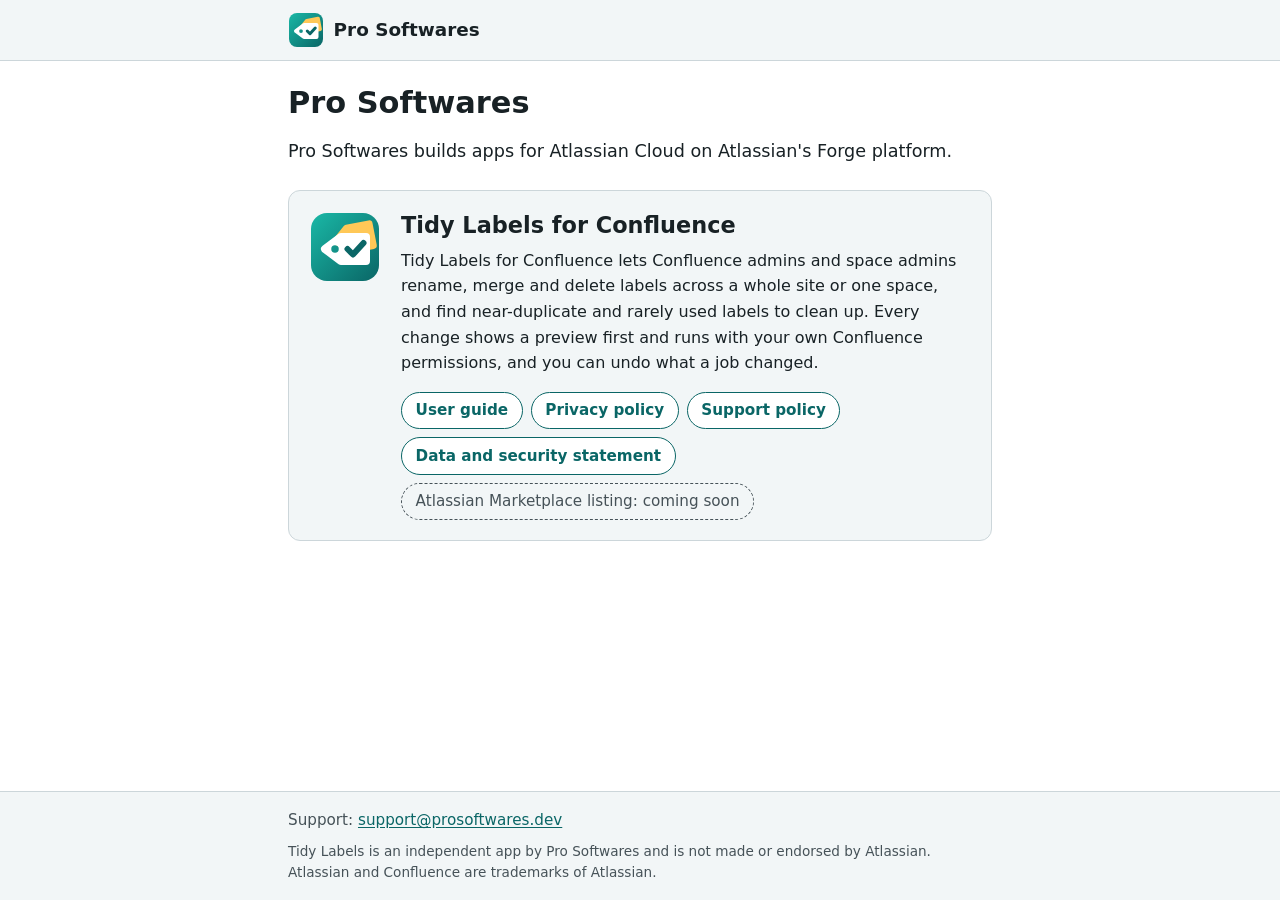
<file: index.html>
<!doctype html>
<html lang="en">
<head>
<meta charset="utf-8">
<meta name="viewport" content="width=device-width, initial-scale=1">
<meta name="color-scheme" content="light dark">
<title>Pro Softwares</title>
<meta name="description" content="Pro Softwares builds apps for Atlassian Cloud on Atlassian&#x27;s Forge platform. Tidy Labels for Confluence: documents and support.">
<link rel="canonical" href="https://support-pro-softwares.github.io/">
<link rel="icon" href="/assets/app-logo.svg" type="image/svg+xml">
<link rel="stylesheet" href="/assets/site.css?v=ff2dee17">
</head>
<body>
<a class="skip" href="#content">Skip to content</a>
<header class="site-header">
<div class="wrap">
<a class="brand" href="/"><img src="/assets/app-logo.svg" alt="" width="36" height="36"><span>Pro Softwares</span></a>
</div>
</header>
<main id="content" class="wrap">
<article class="doc home">
<h1>Pro Softwares</h1>
<p class="lede">Pro Softwares builds apps for Atlassian Cloud on Atlassian&#x27;s Forge platform.</p>
<section class="product" aria-labelledby="tidy-labels">
<img class="product-logo" src="/assets/app-logo.svg" alt="Tidy Labels logo" width="72" height="72">
<div class="product-body">
<h2 id="tidy-labels">Tidy Labels for Confluence</h2>
<p>Tidy Labels for Confluence lets Confluence admins and space admins rename, merge and delete labels across a whole site or one space, and find near-duplicate and rarely used labels to clean up. Every change shows a preview first and runs with your own Confluence permissions, and you can undo what a job changed.</p>
<ul class="linklist" aria-label="Tidy Labels links">
<li><a href="/tidy-labels/user-guide/">User guide</a></li>
<li><a href="/tidy-labels/privacy-policy/">Privacy policy</a></li>
<li><a href="/tidy-labels/support/">Support policy</a></li>
<li><a href="/tidy-labels/security/">Data and security statement</a></li>
<li><span class="soon">Atlassian Marketplace listing: coming soon</span></li>
</ul>
</div>
</section>
</article>
</main>
<footer class="site-footer">
<div class="wrap">
<p>Support: <a href="mailto:support@prosoftwares.dev">support@prosoftwares.dev</a></p>
<p class="legal">Tidy Labels is an independent app by Pro Softwares and is not made or endorsed by Atlassian. Atlassian and Confluence are trademarks of Atlassian.</p>
</div>
</footer>
</body>
</html>
</file>
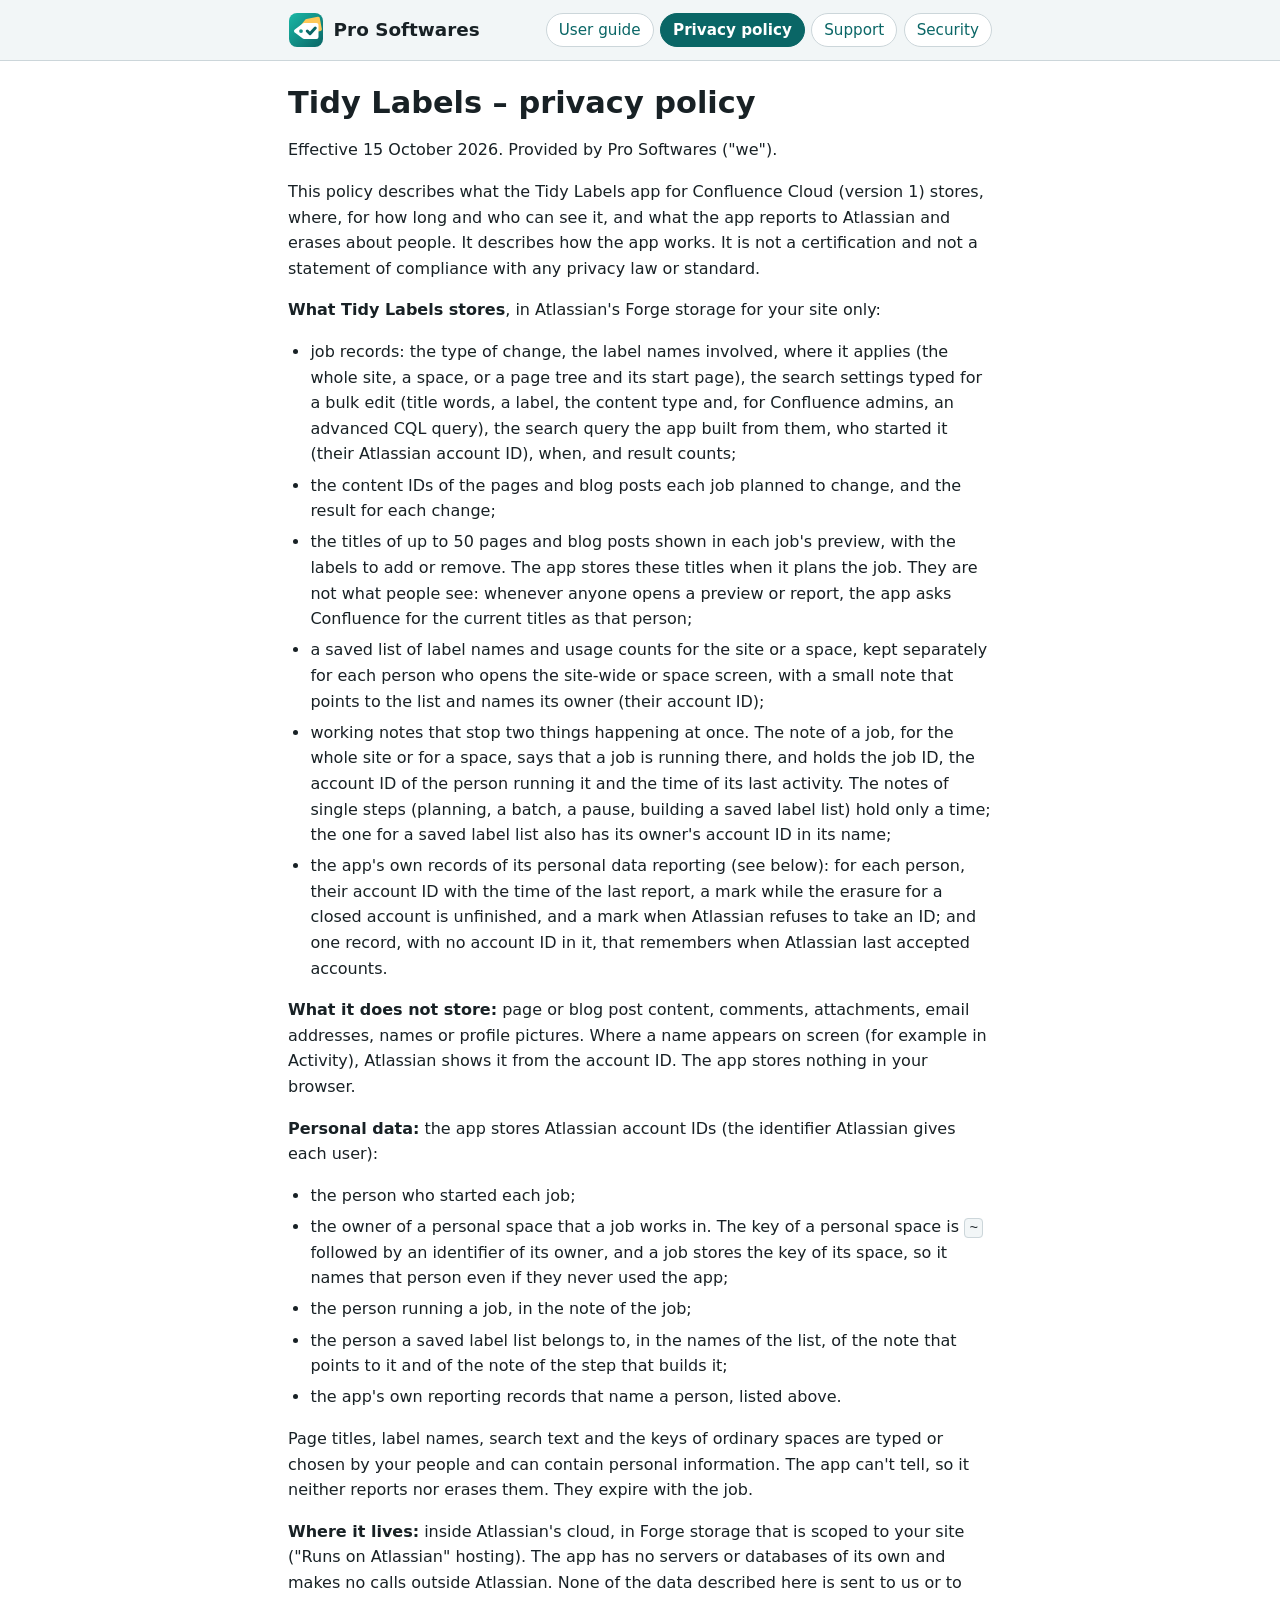
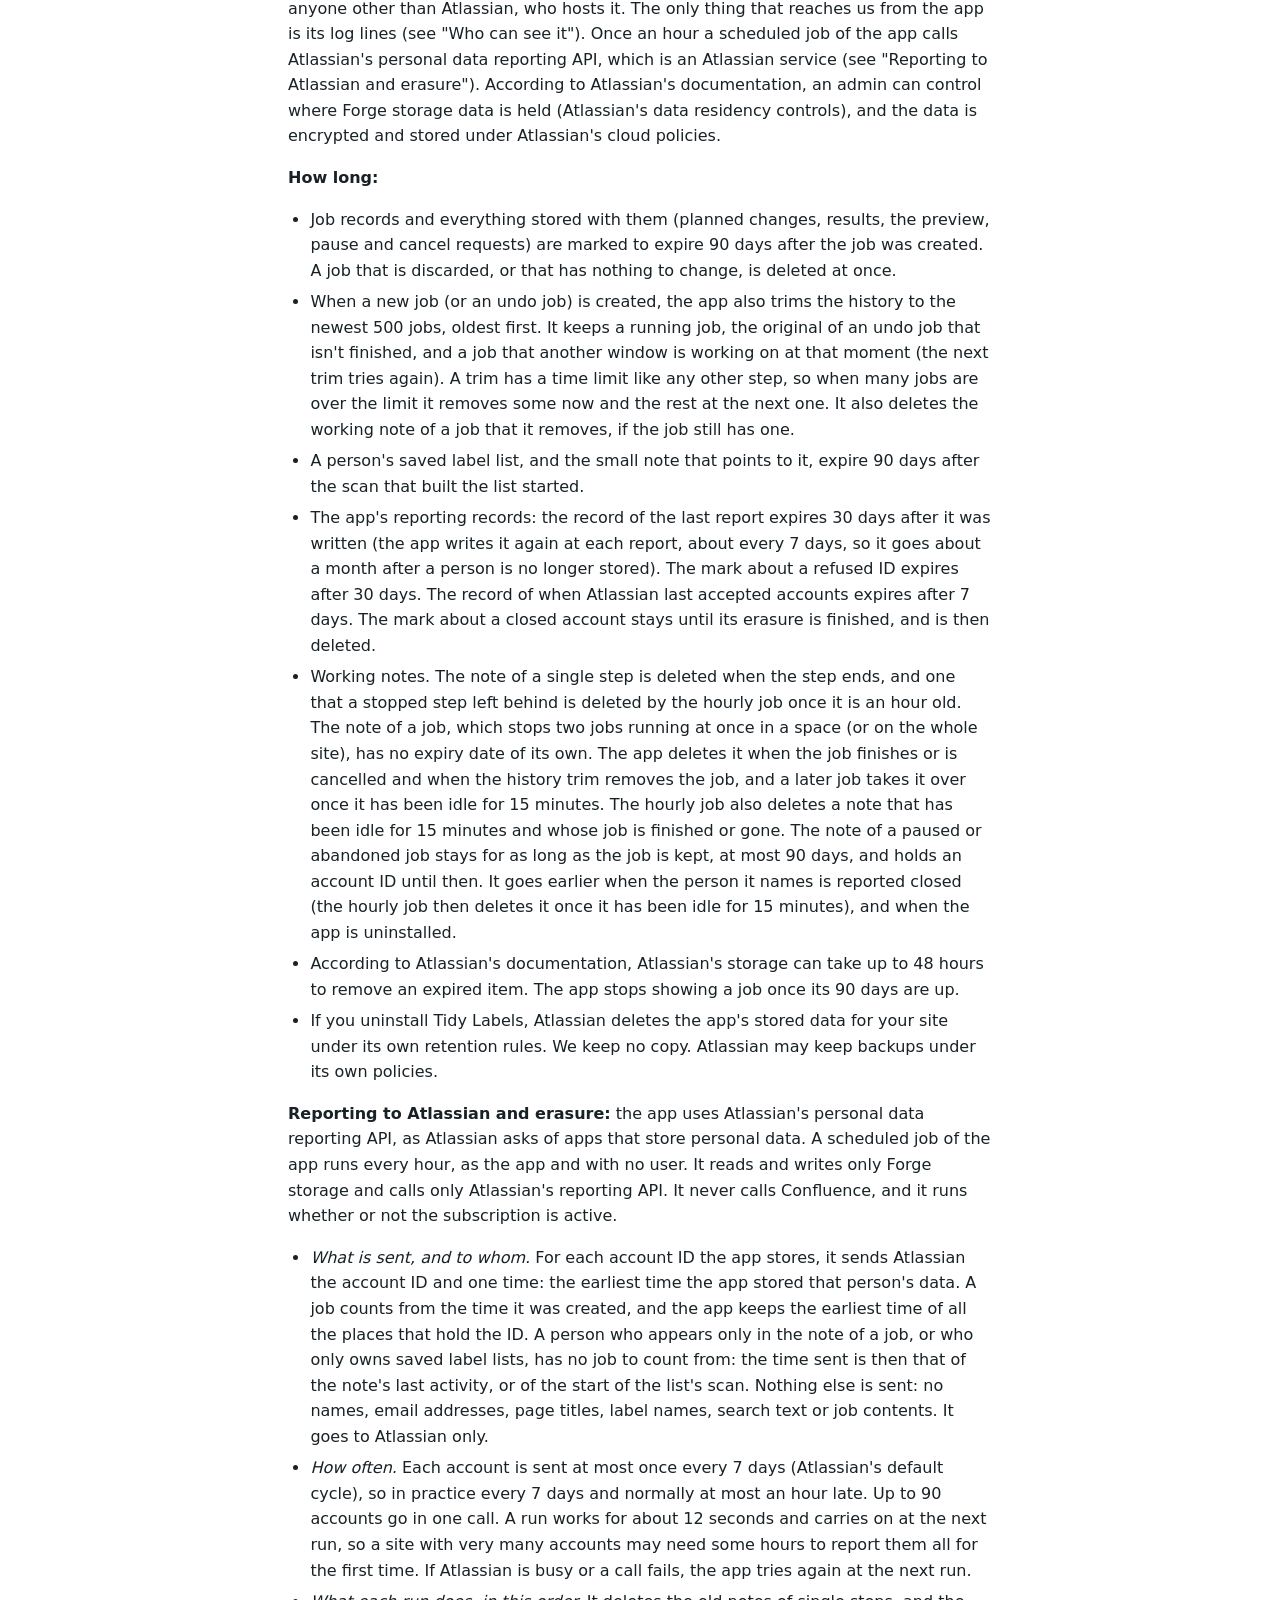
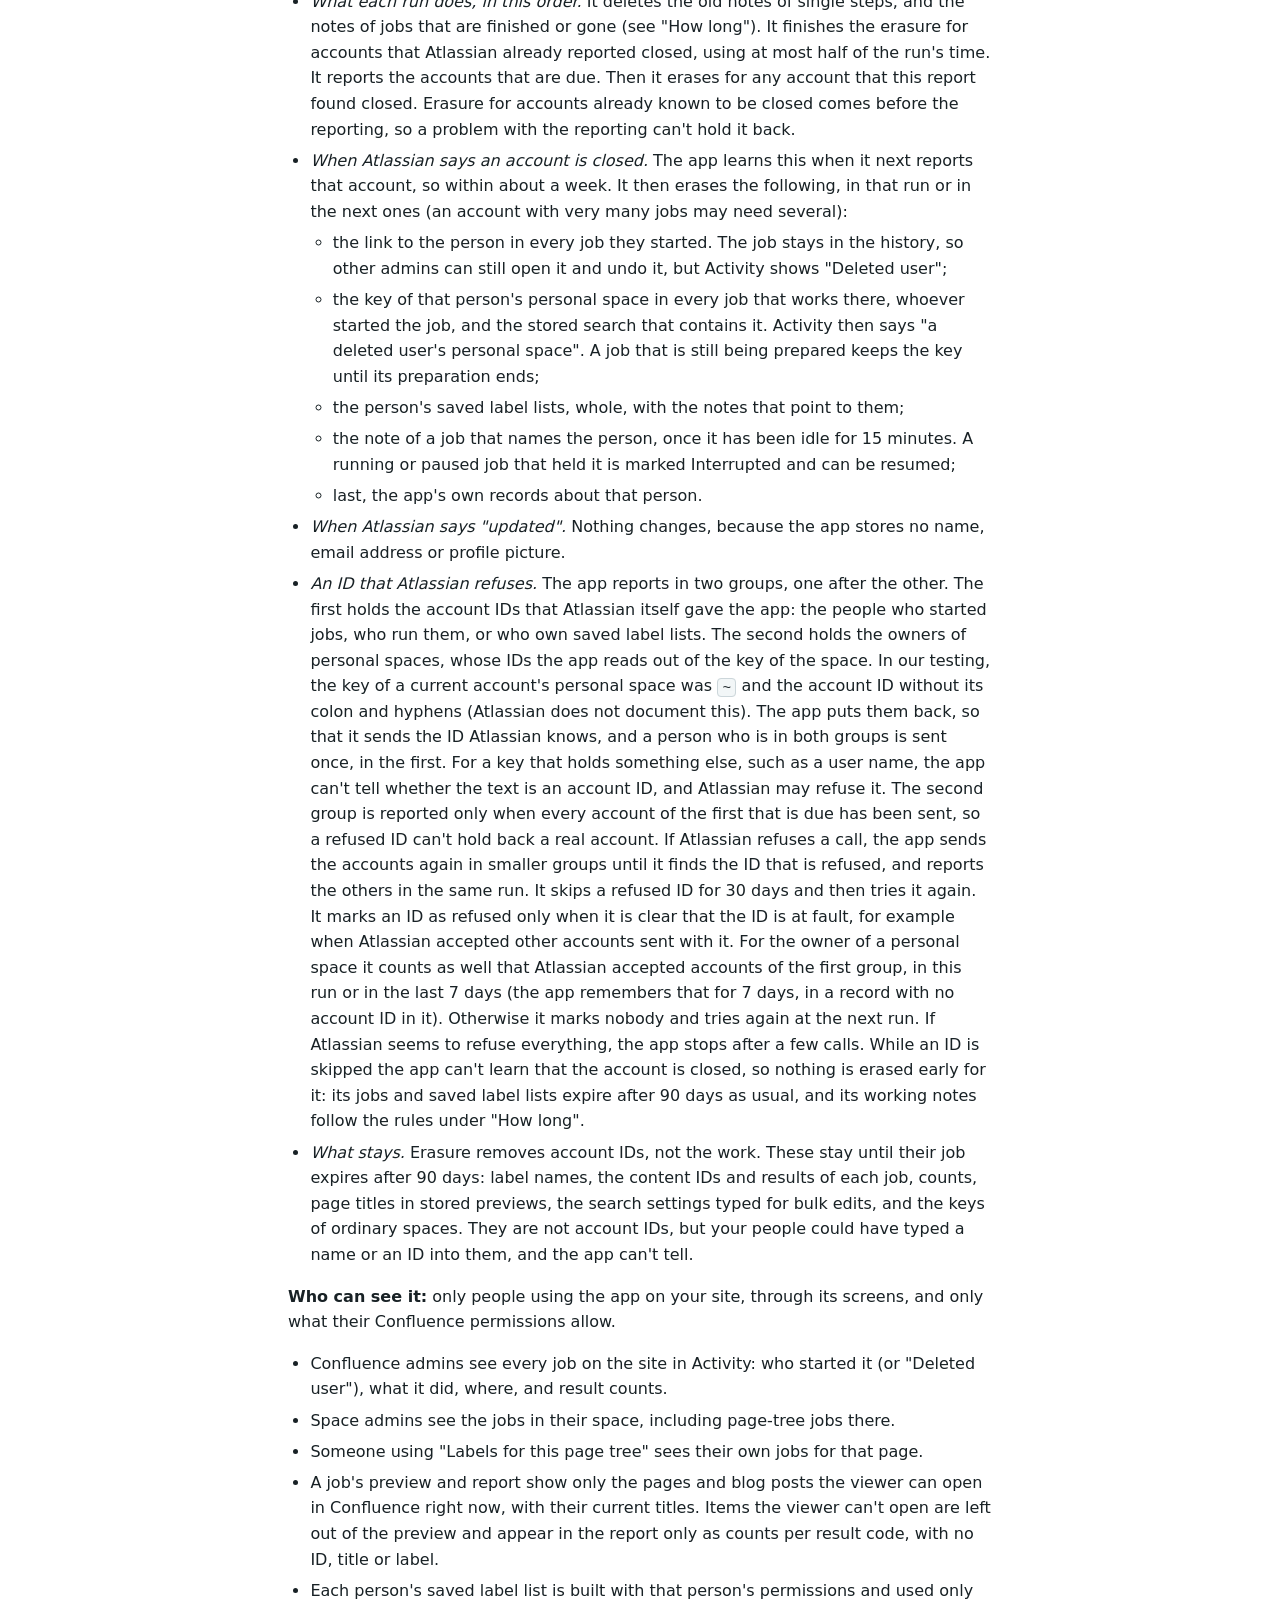
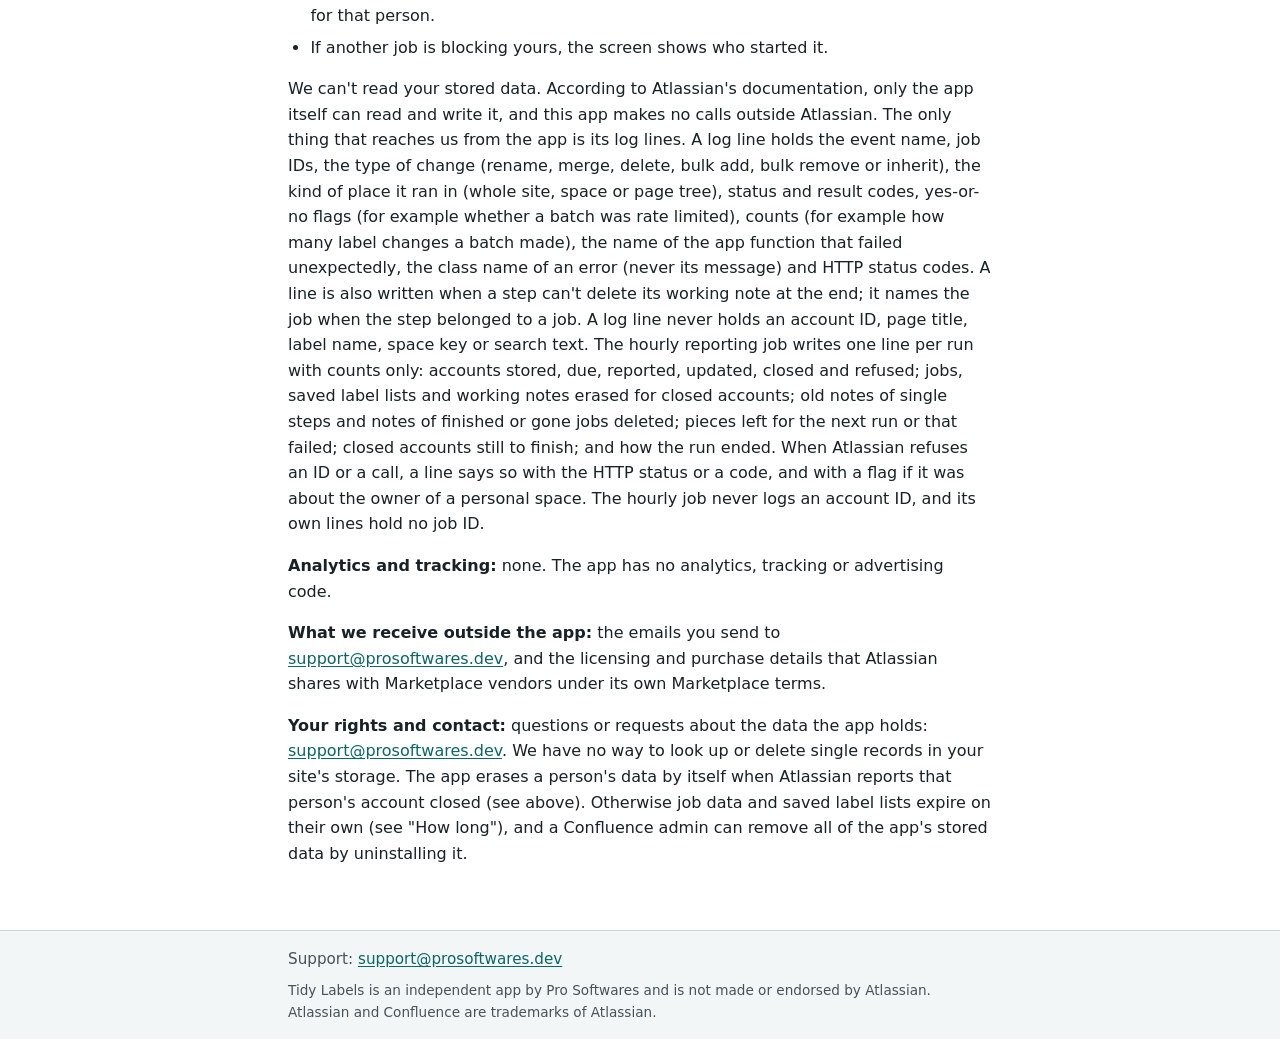
<file: tidy-labels/privacy-policy/index.html>
<!doctype html>
<html lang="en">
<head>
<meta charset="utf-8">
<meta name="viewport" content="width=device-width, initial-scale=1">
<meta name="color-scheme" content="light dark">
<title>Tidy Labels privacy policy | Pro Softwares</title>
<meta name="description" content="What Tidy Labels for Confluence stores, where, for how long and who can see it, and what it reports to Atlassian and erases.">
<link rel="canonical" href="https://support-pro-softwares.github.io/tidy-labels/privacy-policy/">
<link rel="icon" href="/assets/app-logo.svg" type="image/svg+xml">
<link rel="stylesheet" href="/assets/site.css?v=ff2dee17">
</head>
<body>
<a class="skip" href="#content">Skip to content</a>
<header class="site-header">
<div class="wrap">
<a class="brand" href="/"><img src="/assets/app-logo.svg" alt="" width="36" height="36"><span>Pro Softwares</span></a>
<nav class="docnav" aria-label="Tidy Labels documents">
<ul>
<li><a href="/tidy-labels/user-guide/">User guide</a></li>
<li><a href="/tidy-labels/privacy-policy/" aria-current="page">Privacy policy</a></li>
<li><a href="/tidy-labels/support/">Support</a></li>
<li><a href="/tidy-labels/security/">Security</a></li>
</ul>
</nav>
</div>
</header>
<main id="content" class="wrap">
<article class="doc">
<h1 id="tidy-labels--privacy-policy">Tidy Labels – privacy policy</h1>
<p>Effective 15 October 2026. Provided by Pro Softwares ("we").</p>
<p>This policy describes what the Tidy Labels app for Confluence Cloud (version 1) stores, where, for how
long and who can see it, and what the app reports to Atlassian and erases about people. It describes
how the app works. It is not a certification and not a statement of compliance with any privacy law or
standard.</p>
<p><strong>What Tidy Labels stores</strong>, in Atlassian's Forge storage for your site only:</p>
<ul>
<li>job records: the type of change, the label names involved, where it applies (the whole site, a
space, or a page tree and its start page), the search settings typed for a bulk edit (title words,
a label, the content type and, for Confluence admins, an advanced CQL query), the search query the
app built from them, who started it (their Atlassian account ID), when, and result counts;</li>
<li>the content IDs of the pages and blog posts each job planned to change, and the result for each
change;</li>
<li>the titles of up to 50 pages and blog posts shown in each job's preview, with the labels to add or
remove. The app stores these titles when it plans the job. They are not what people see: whenever
anyone opens a preview or report, the app asks Confluence for the current titles as that person;</li>
<li>a saved list of label names and usage counts for the site or a space, kept separately for each
person who opens the site-wide or space screen, with a small note that points to the list and names
its owner (their account ID);</li>
<li>working notes that stop two things happening at once. The note of a job, for the whole site or for a
space, says that a job is running there, and holds the job ID, the account ID of the person running
it and the time of its last activity. The notes of single steps (planning, a batch, a pause, building
a saved label list) hold only a time; the one for a saved label list also has its owner's account ID
in its name;</li>
<li>the app's own records of its personal data reporting (see below): for each person, their account ID
with the time of the last report, a mark while the erasure for a closed account is unfinished, and a
mark when Atlassian refuses to take an ID; and one record, with no account ID in it, that remembers
when Atlassian last accepted accounts.</li>
</ul>
<p><strong>What it does not store:</strong> page or blog post content, comments, attachments, email addresses, names
or profile pictures. Where a name appears on screen (for example in Activity), Atlassian shows it from
the account ID. The app stores nothing in your browser.</p>
<p><strong>Personal data:</strong> the app stores Atlassian account IDs (the identifier Atlassian gives each user):</p>
<ul>
<li>the person who started each job;</li>
<li>the owner of a personal space that a job works in. The key of a personal space is <code>~</code> followed by an
identifier of its owner, and a job stores the key of its space, so it names that person even if they
never used the app;</li>
<li>the person running a job, in the note of the job;</li>
<li>the person a saved label list belongs to, in the names of the list, of the note that points to it and
of the note of the step that builds it;</li>
<li>the app's own reporting records that name a person, listed above.</li>
</ul>
<p>Page titles, label names, search text and the keys of ordinary spaces are typed or chosen by your
people and can contain personal information. The app can't tell, so it neither reports nor erases
them. They expire with the job.</p>
<p><strong>Where it lives:</strong> inside Atlassian's cloud, in Forge storage that is scoped to your site
("Runs on Atlassian" hosting). The app has no servers or databases of its own and makes no calls
outside Atlassian. None of the data described here is sent to us or to anyone other than Atlassian,
who hosts it. The only thing that reaches us from the app is its log lines (see "Who can see it").
Once an hour a scheduled job of the app calls Atlassian's personal data reporting API, which is an
Atlassian service (see "Reporting to Atlassian and erasure"). According to Atlassian's documentation,
an admin can control where Forge storage data is held (Atlassian's data residency controls), and the
data is encrypted and stored under Atlassian's cloud policies.</p>
<p><strong>How long:</strong></p>
<ul>
<li>Job records and everything stored with them (planned changes, results, the preview, pause and
cancel requests) are marked to expire 90 days after the job was created. A job that is discarded, or
that has nothing to change, is deleted at once.</li>
<li>When a new job (or an undo job) is created, the app also trims the history to the newest 500 jobs,
oldest first. It keeps a running job, the original of an undo job that isn't finished, and a job
that another window is working on at that moment (the next trim tries again). A trim has a time
limit like any other step, so when many jobs are over the limit it removes some now and the rest at
the next one. It also deletes the working note of a job that it removes, if the job still has one.</li>
<li>A person's saved label list, and the small note that points to it, expire 90 days after the scan
that built the list started.</li>
<li>The app's reporting records: the record of the last report expires 30 days after it was written (the
app writes it again at each report, about every 7 days, so it goes about a month after a person is
no longer stored). The mark about a refused ID expires after 30 days. The record of when Atlassian
last accepted accounts expires after 7 days. The mark about a closed account stays until its erasure
is finished, and is then deleted.</li>
<li>Working notes. The note of a single step is deleted when the step ends, and one that a stopped step
left behind is deleted by the hourly job once it is an hour old. The note of a job, which stops two
jobs running at once in a space (or on the whole site), has no expiry date of its own. The app
deletes it when the job finishes or is cancelled and when the history trim removes the job, and a
later job takes it over once it has been idle for 15 minutes. The hourly job also deletes a note that
has been idle for 15 minutes and whose job is finished or gone. The note of a paused or abandoned
job stays for as long as the job is kept, at most 90 days, and holds an account ID until then. It
goes earlier when the person it names is reported closed (the hourly job then deletes it once it has
been idle for 15 minutes), and when the app is uninstalled.</li>
<li>According to Atlassian's documentation, Atlassian's storage can take up to 48 hours to remove an
expired item. The app stops showing a job once its 90 days are up.</li>
<li>If you uninstall Tidy Labels, Atlassian deletes the app's stored data for your site under its own
retention rules. We keep no copy. Atlassian may keep backups under its own policies.</li>
</ul>
<p><strong>Reporting to Atlassian and erasure:</strong> the app uses Atlassian's personal data reporting API, as
Atlassian asks of apps that store personal data. A scheduled job of the app runs every hour, as the
app and with no user. It reads and writes only Forge storage and calls only Atlassian's reporting API.
It never calls Confluence, and it runs whether or not the subscription is active.</p>
<ul>
<li>
<em>What is sent, and to whom.</em> For each account ID the app stores, it sends Atlassian the account ID
and one time: the earliest time the app stored that person's data. A job counts from the time it was
created, and the app keeps the earliest time of all the places that hold the ID. A person who appears
only in the note of a job, or who only owns saved label lists, has no job to count from: the time
sent is then that of the note's last activity, or of the start of the list's scan. Nothing else is
sent: no names, email addresses, page titles, label names, search text or job contents. It goes to
Atlassian only.</li>
<li>
<em>How often.</em> Each account is sent at most once every 7 days (Atlassian's default cycle), so in
practice every 7 days and normally at most an hour late. Up to 90 accounts go in one call. A run
works for about 12 seconds and carries on at the next run, so a site with very many accounts may need
some hours to report them all for the first time. If Atlassian is busy or a call fails, the app tries
again at the next run.</li>
<li>
<em>What each run does, in this order.</em> It deletes the old notes of single steps, and the notes of jobs
that are finished or gone (see "How long"). It finishes the erasure for accounts that Atlassian
already reported closed, using at most half of the run's time. It reports the accounts that are due.
Then it erases for any account that this report found closed. Erasure for accounts already known to
be closed comes before the reporting, so a problem with the reporting can't hold it back.</li>
<li>
<em>When Atlassian says an account is closed.</em> The app learns this when it next reports that account,
so within about a week. It then erases the following, in that run or in the next ones (an account with
very many jobs may need several):
<ul>
<li>the link to the person in every job they started. The job stays in the history, so other admins
can still open it and undo it, but Activity shows "Deleted user";</li>
<li>the key of that person's personal space in every job that works there, whoever started the job,
and the stored search that contains it. Activity then says "a deleted user's personal space". A job
that is still being prepared keeps the key until its preparation ends;</li>
<li>the person's saved label lists, whole, with the notes that point to them;</li>
<li>the note of a job that names the person, once it has been idle for 15 minutes. A running or paused
job that held it is marked Interrupted and can be resumed;</li>
<li>last, the app's own records about that person.</li>
</ul>
</li>
<li>
<em>When Atlassian says "updated".</em> Nothing changes, because the app stores no name, email address or
profile picture.</li>
<li>
<em>An ID that Atlassian refuses.</em> The app reports in two groups, one after the other. The first holds
the account IDs that Atlassian itself gave the app: the people who started jobs, who run them, or who
own saved label lists. The second holds the owners of personal spaces, whose IDs the app reads out of
the key of the space. In our testing, the key of a current account's personal space was <code>~</code> and the
account ID without its colon and hyphens (Atlassian does not document this). The app puts them back,
so that it sends the ID Atlassian knows, and a person who is in both groups is sent once, in the
first. For a key that holds something else, such as a user name, the app can't tell whether the text
is an account ID, and Atlassian may refuse it. The second group is reported only when every
account of the first that is due has been sent, so a refused ID can't hold back a real account. If
Atlassian refuses a call, the app sends the accounts again in smaller groups until it finds the ID
that is refused, and reports the others in the same run. It skips a refused ID for 30 days and then
tries it again. It marks an ID as refused only when it is clear that the ID is at fault, for example
when Atlassian accepted other accounts sent with it. For the owner of a personal space it counts as
well that Atlassian accepted accounts of the first group, in this run or in the last 7 days (the app
remembers that for 7 days, in a record with no account ID in it). Otherwise it marks nobody and tries
again at the next run. If Atlassian seems to refuse everything, the app stops after a few calls.
While an ID is skipped the app can't learn that the account is closed, so nothing is erased early for
it: its jobs and saved label lists expire after 90 days as usual, and its working notes follow the
rules under "How long".</li>
<li>
<em>What stays.</em> Erasure removes account IDs, not the work. These stay until their job expires after 90
days: label names, the content IDs and results of each job, counts, page titles in stored previews,
the search settings typed for bulk edits, and the keys of ordinary spaces. They are not account IDs,
but your people could have typed a name or an ID into them, and the app can't tell.</li>
</ul>
<p><strong>Who can see it:</strong> only people using the app on your site, through its screens, and only what their
Confluence permissions allow.</p>
<ul>
<li>Confluence admins see every job on the site in Activity: who started it (or "Deleted user"), what it
did, where, and result counts.</li>
<li>Space admins see the jobs in their space, including page-tree jobs there.</li>
<li>Someone using "Labels for this page tree" sees their own jobs for that page.</li>
<li>A job's preview and report show only the pages and blog posts the viewer can open in Confluence
right now, with their current titles. Items the viewer can't open are left out of the preview and
appear in the report only as counts per result code, with no ID, title or label.</li>
<li>Each person's saved label list is built with that person's permissions and used only for that person.</li>
<li>If another job is blocking yours, the screen shows who started it.</li>
</ul>
<p>We can't read your stored data. According to Atlassian's documentation, only the app itself can read
and write it, and this app makes no calls outside Atlassian. The only thing that reaches us from the
app is its log lines. A log line holds the event name, job IDs, the type of change (rename, merge,
delete, bulk add, bulk remove or inherit), the kind of place it ran in (whole site, space or page
tree), status and result codes, yes-or-no flags (for example whether a batch was rate limited),
counts (for example how many label changes a batch made), the name of the app function that failed
unexpectedly, the class name of an error (never its message) and HTTP status codes. A line is also
written when a step can't delete its working note at the end; it names the job when the step belonged
to a job. A log line never holds an account ID, page title, label name, space key or search text. The
hourly reporting job writes one line per run with counts only: accounts stored, due, reported,
updated, closed and refused; jobs, saved label lists and working notes erased for closed accounts;
old notes of single steps and notes of finished or gone jobs deleted; pieces left for the next run or
that failed; closed accounts still to finish; and how the run ended. When Atlassian refuses an ID or a
call, a line says so with the HTTP status or a code, and with a flag if it was about the owner of a
personal space. The hourly job never logs an account ID, and its own lines hold no job ID.</p>
<p><strong>Analytics and tracking:</strong> none. The app has no analytics, tracking or advertising code.</p>
<p><strong>What we receive outside the app:</strong> the emails you send to <a href="mailto:support@prosoftwares.dev">support@prosoftwares.dev</a>, and the licensing and
purchase details that Atlassian shares with Marketplace vendors under its own Marketplace terms.</p>
<p><strong>Your rights and contact:</strong> questions or requests about the data the app holds: <a href="mailto:support@prosoftwares.dev">support@prosoftwares.dev</a>. We
have no way to look up or delete single records in your site's storage. The app erases a person's data
by itself when Atlassian reports that person's account closed (see above). Otherwise job data and
saved label lists expire on their own (see "How long"), and a Confluence admin can remove all of the
app's stored data by uninstalling it.</p>
</article>
</main>
<footer class="site-footer">
<div class="wrap">
<p>Support: <a href="mailto:support@prosoftwares.dev">support@prosoftwares.dev</a></p>
<p class="legal">Tidy Labels is an independent app by Pro Softwares and is not made or endorsed by Atlassian. Atlassian and Confluence are trademarks of Atlassian.</p>
</div>
</footer>
</body>
</html>
</file>
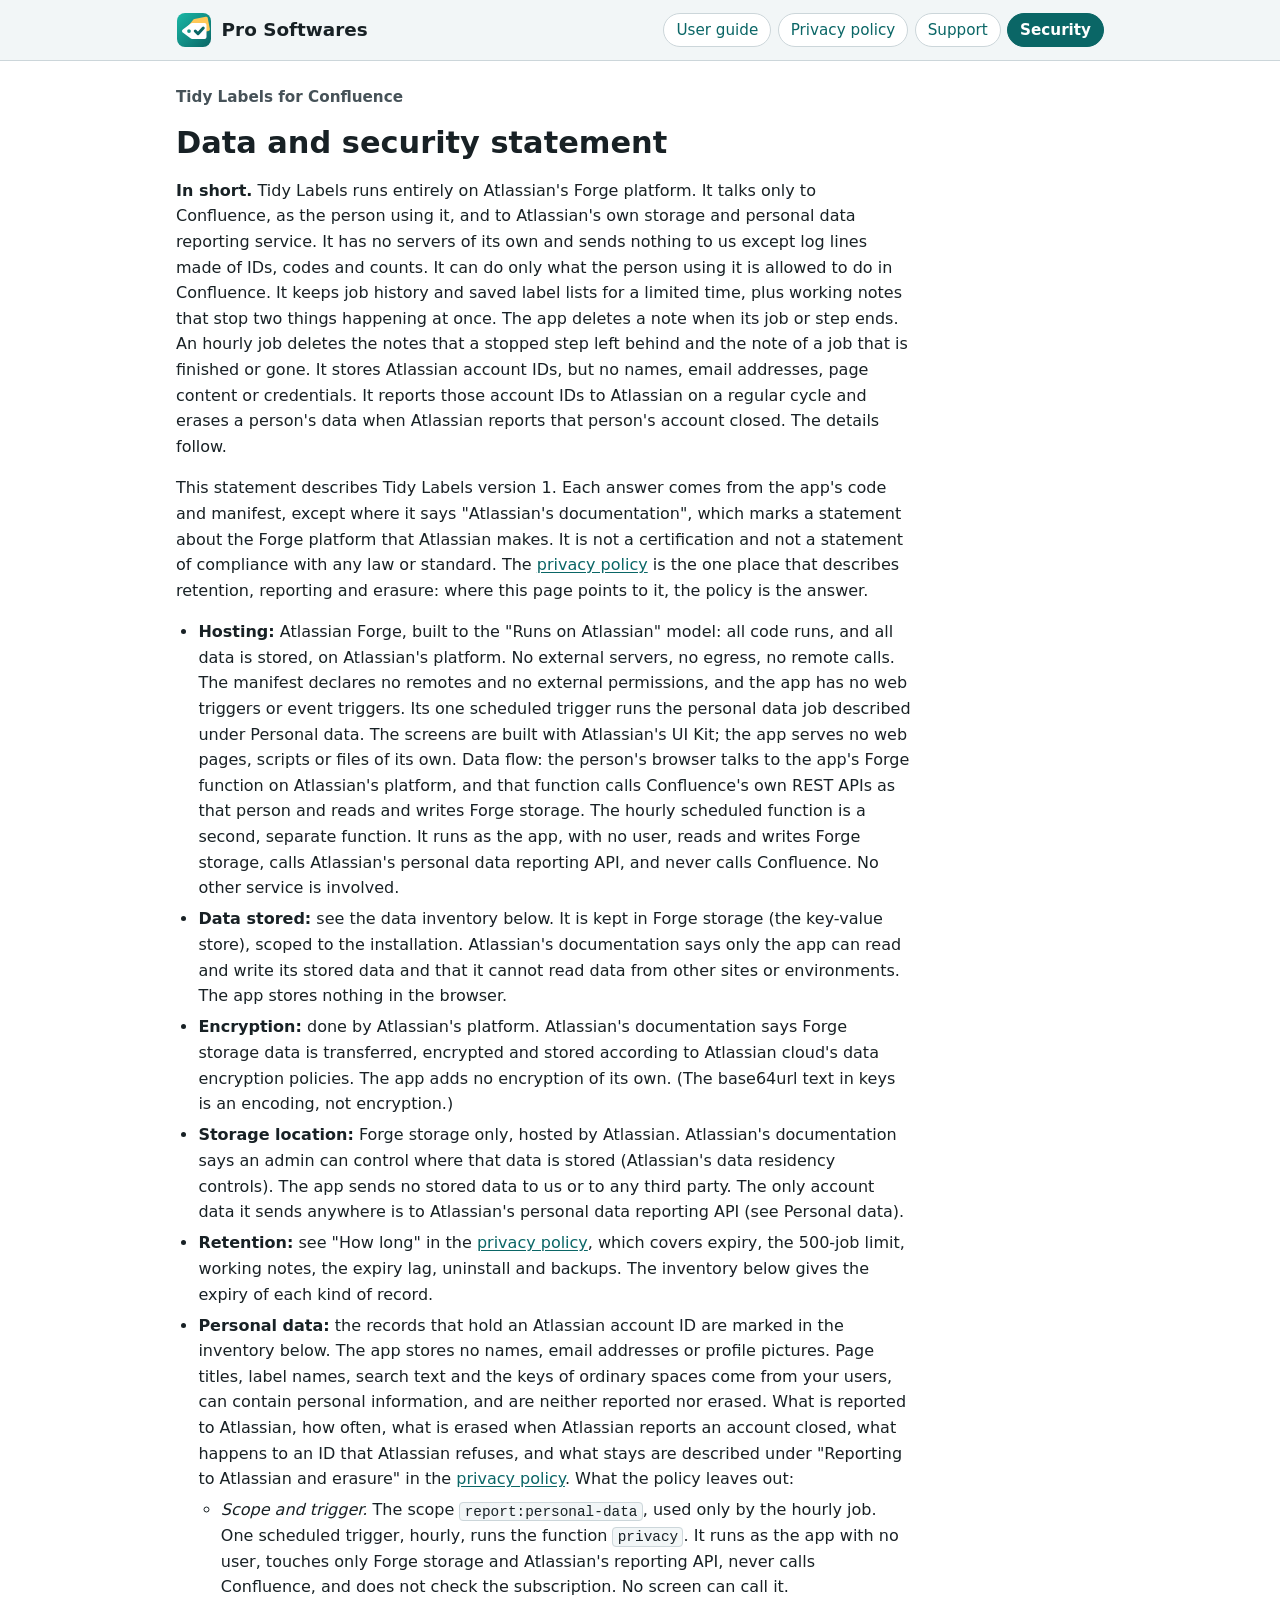
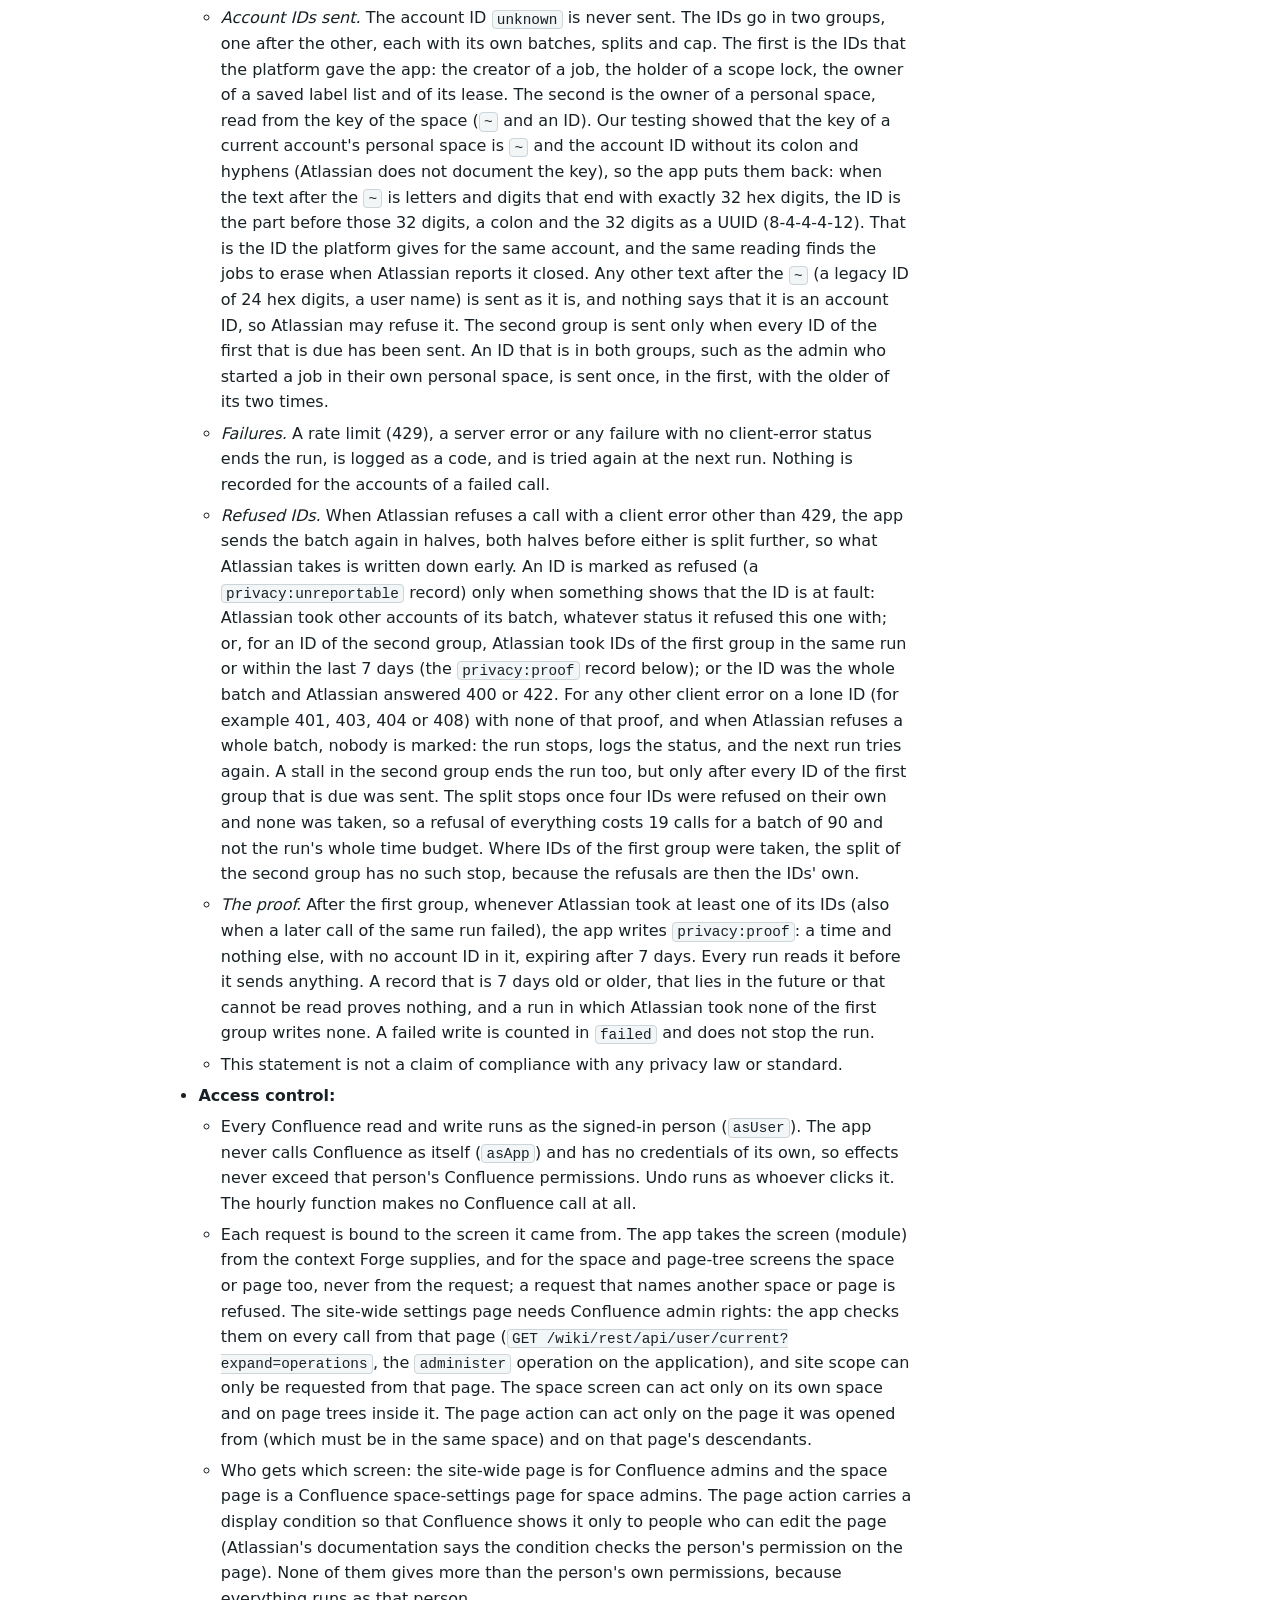
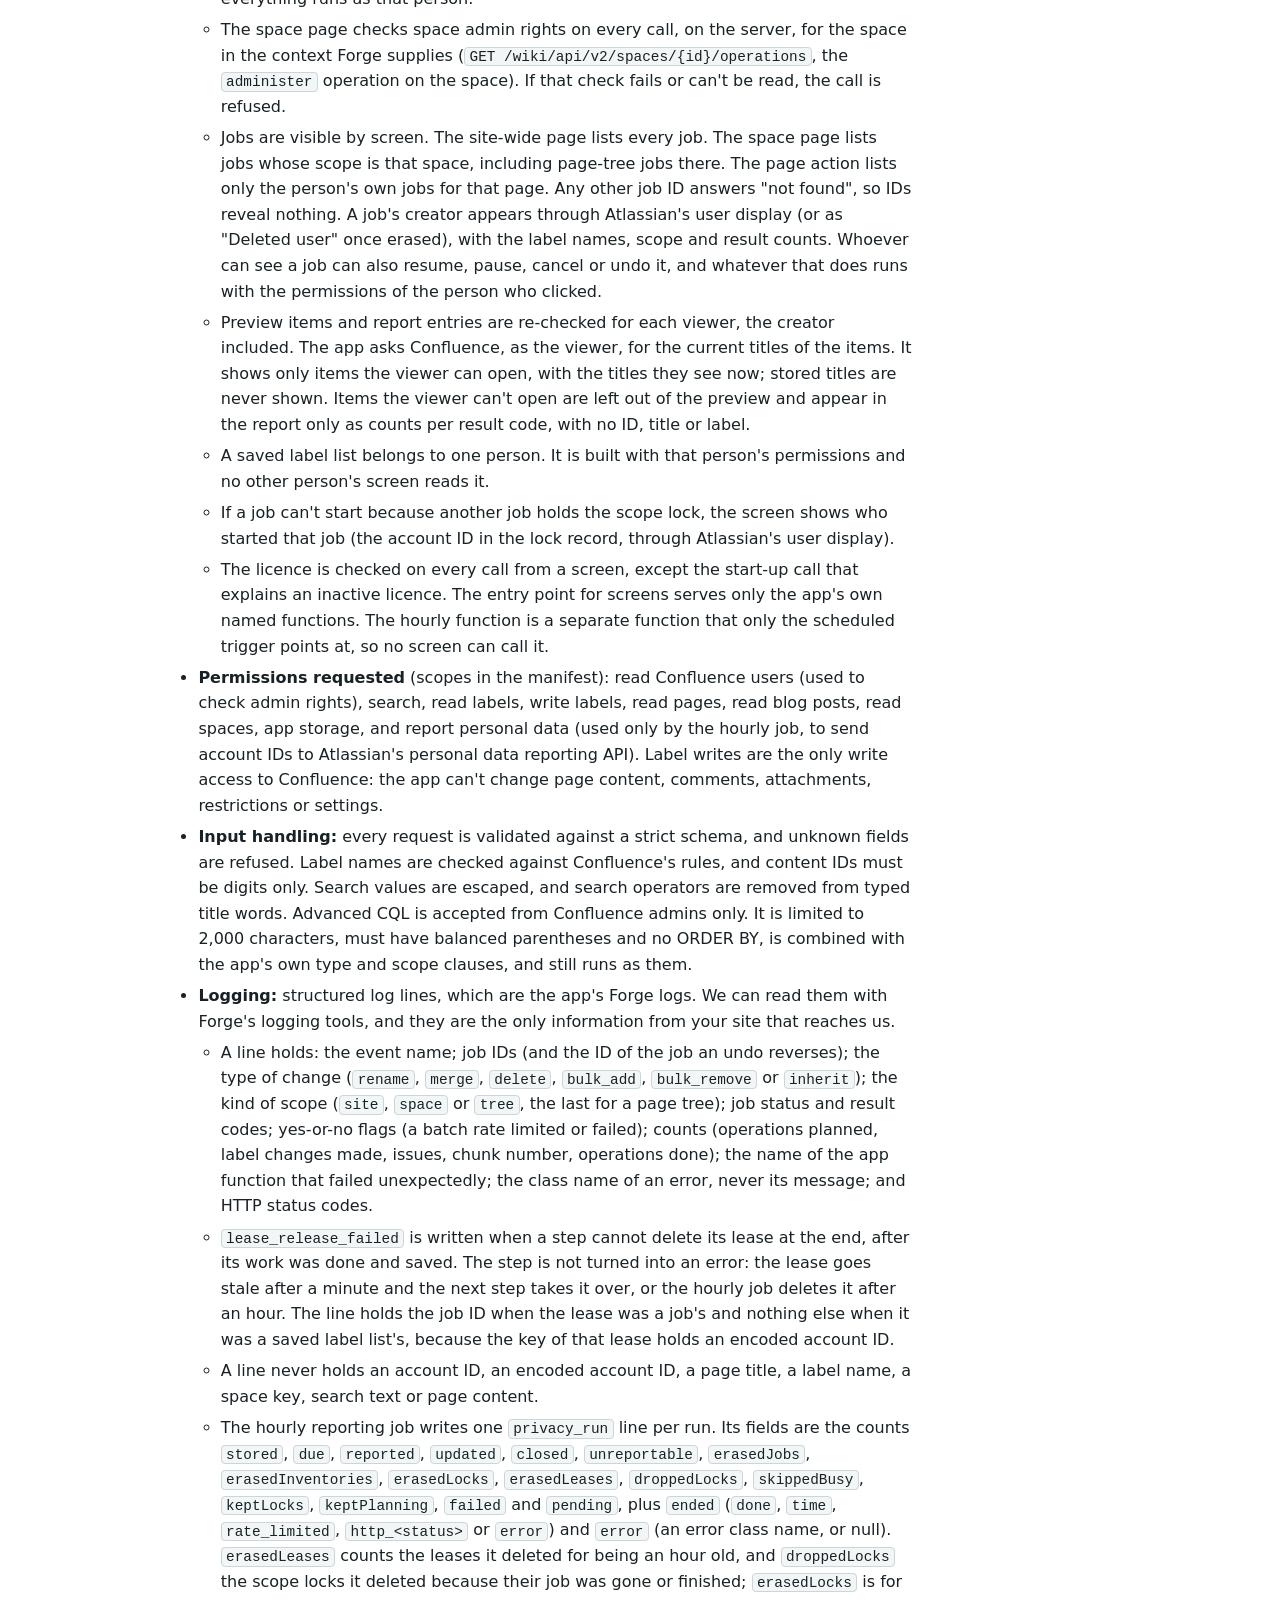
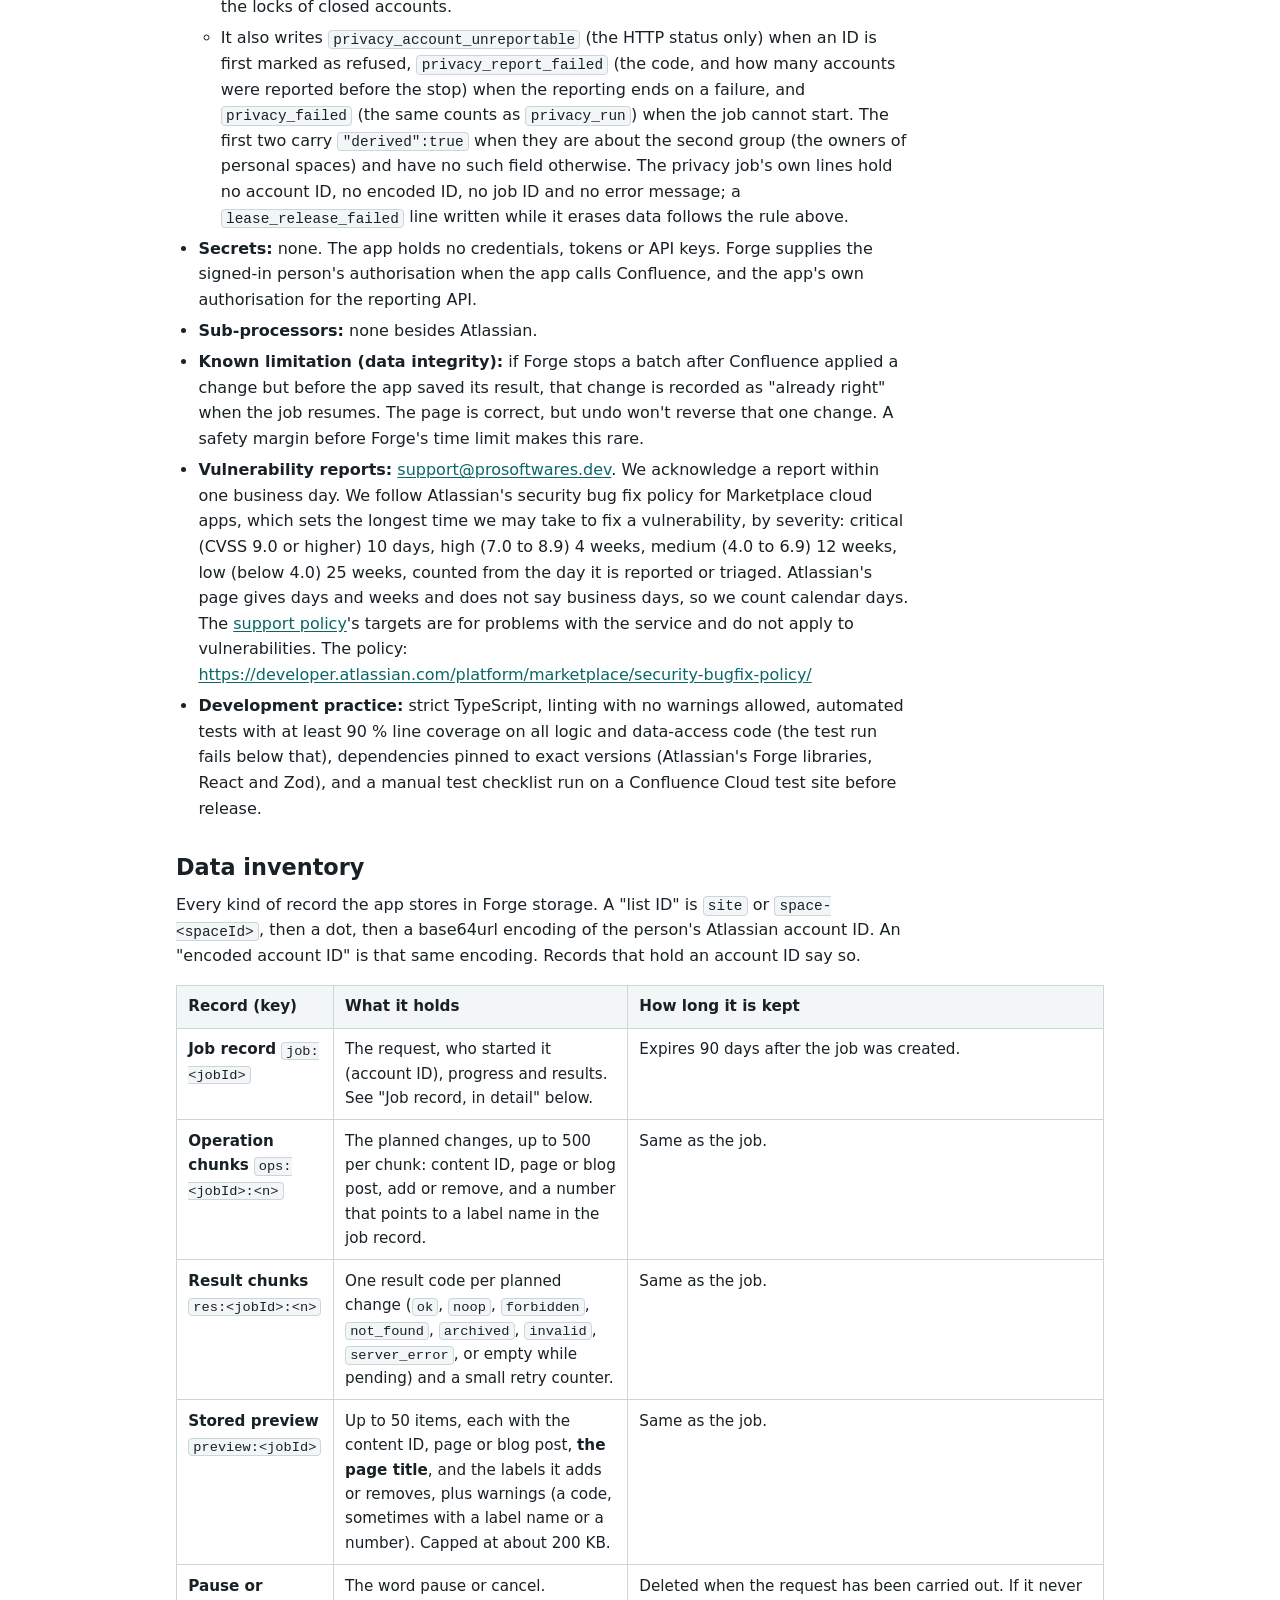
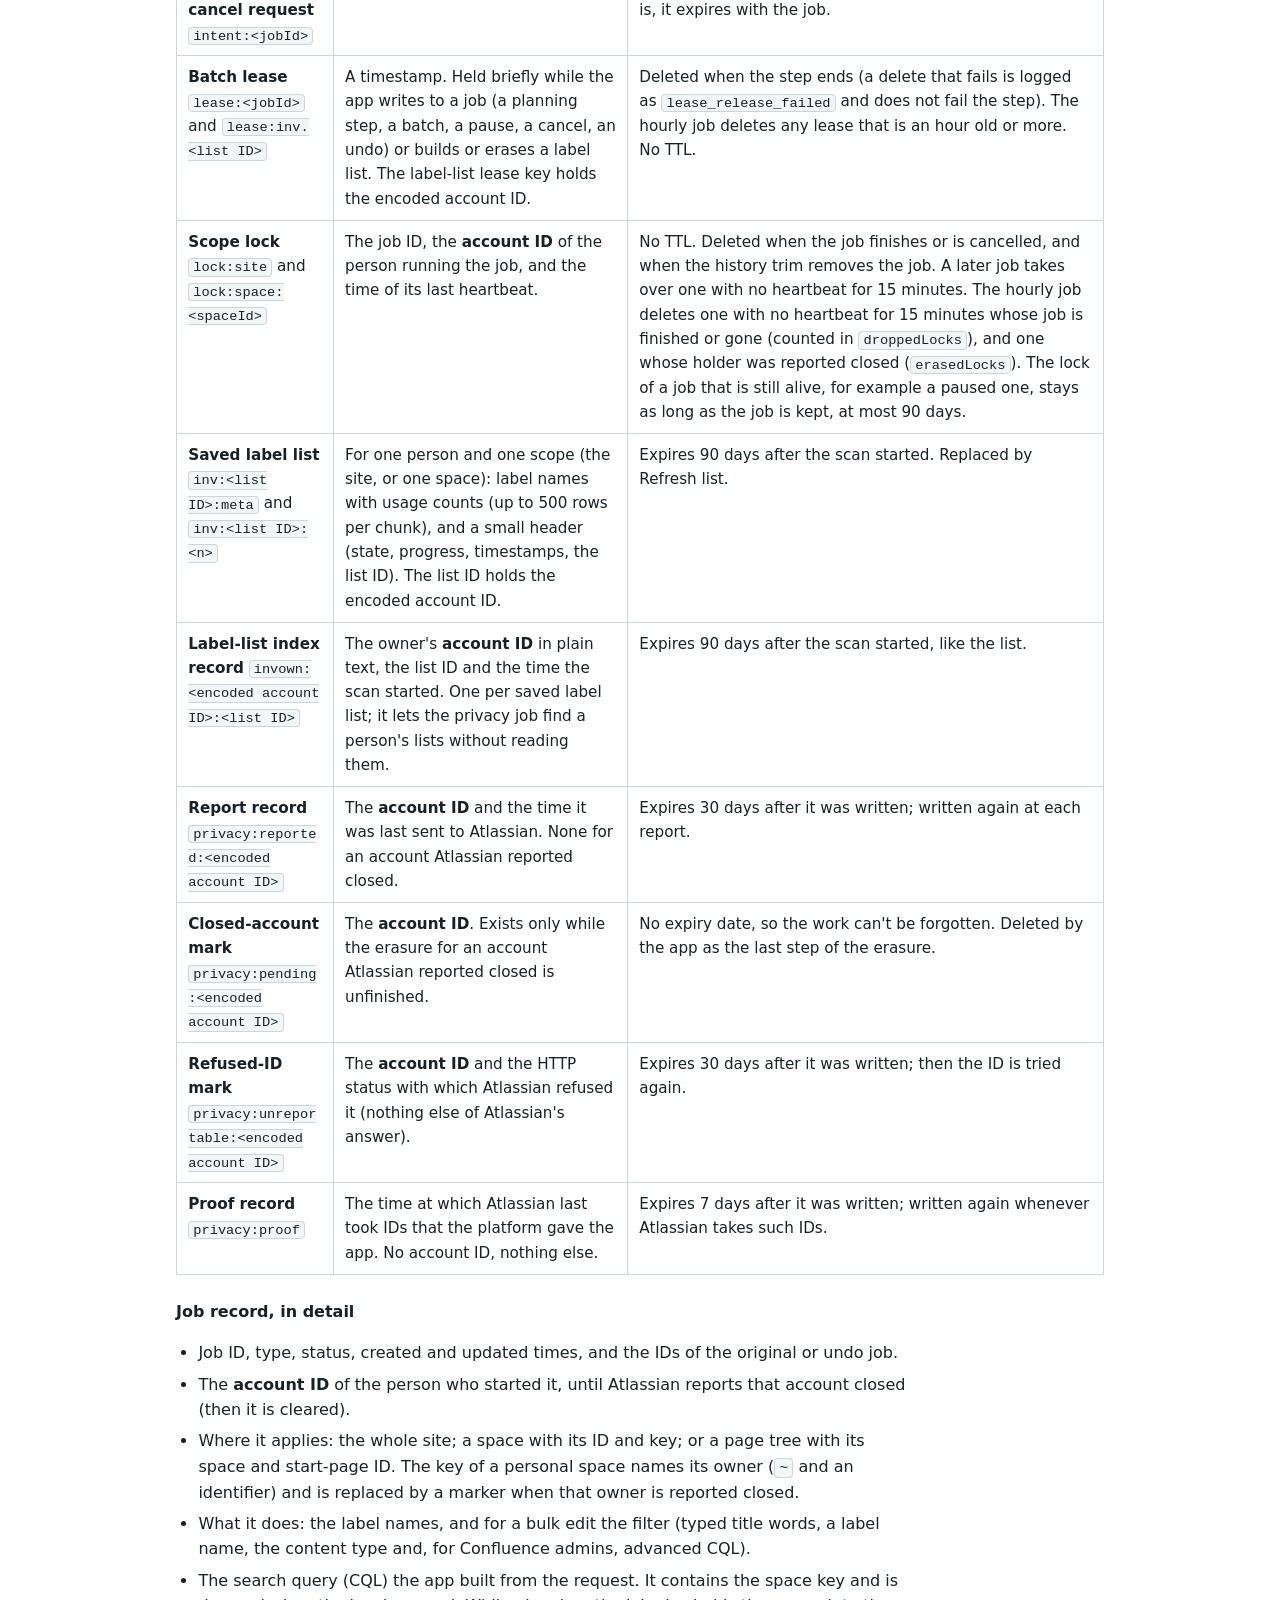
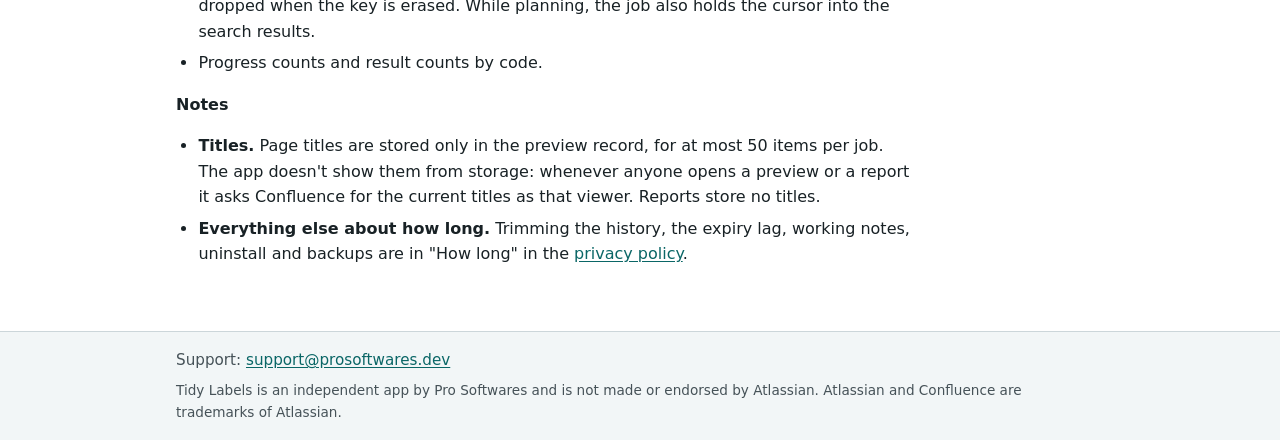
<file: tidy-labels/security/index.html>
<!doctype html>
<html lang="en">
<head>
<meta charset="utf-8">
<meta name="viewport" content="width=device-width, initial-scale=1">
<meta name="color-scheme" content="light dark">
<title>Tidy Labels data and security statement | Pro Softwares</title>
<meta name="description" content="How Tidy Labels for Confluence is hosted, what data it stores, who can access it, what it logs, how it reports personal data to Atlassian, and how to report a vulnerability.">
<link rel="canonical" href="https://support-pro-softwares.github.io/tidy-labels/security/">
<link rel="icon" href="/assets/app-logo.svg" type="image/svg+xml">
<link rel="stylesheet" href="/assets/site.css?v=ff2dee17">
</head>
<body class="wide">
<a class="skip" href="#content">Skip to content</a>
<header class="site-header">
<div class="wrap">
<a class="brand" href="/"><img src="/assets/app-logo.svg" alt="" width="36" height="36"><span>Pro Softwares</span></a>
<nav class="docnav" aria-label="Tidy Labels documents">
<ul>
<li><a href="/tidy-labels/user-guide/">User guide</a></li>
<li><a href="/tidy-labels/privacy-policy/">Privacy policy</a></li>
<li><a href="/tidy-labels/support/">Support</a></li>
<li><a href="/tidy-labels/security/" aria-current="page">Security</a></li>
</ul>
</nav>
</div>
</header>
<main id="content" class="wrap">
<article class="doc">
<p class="eyebrow">Tidy Labels for Confluence</p>
<h1 id="data-and-security-statement">Data and security statement</h1>
<p><strong>In short.</strong> Tidy Labels runs entirely on Atlassian's Forge platform. It talks only to Confluence, as
the person using it, and to Atlassian's own storage and personal data reporting service. It has no
servers of its own and sends nothing to us except log lines made of IDs, codes and counts. It can do
only what the person using it is allowed to do in Confluence. It keeps job history and saved label
lists for a limited time, plus working notes that stop two things happening at once. The app deletes
a note when its job or step ends. An hourly job deletes the notes that a stopped step left behind and
the note of a job that is finished or gone. It stores Atlassian account IDs, but no names, email
addresses, page content or credentials. It reports those account IDs to Atlassian on a regular cycle
and erases a person's data when Atlassian reports that person's account closed. The details follow.</p>
<p>This statement describes Tidy Labels version 1. Each answer comes from the app's code and manifest,
except where it says "Atlassian's documentation", which marks a statement about the Forge platform
that Atlassian makes. It is not a certification and not a statement of compliance with any law or
standard. The <a href="/tidy-labels/privacy-policy/">privacy policy</a> is the one place that describes retention, reporting and erasure: where
this page points to it, the policy is the answer.</p>
<ul>
<li>
<strong>Hosting:</strong> Atlassian Forge, built to the "Runs on Atlassian" model: all code runs, and all data
is stored, on Atlassian's platform. No external servers, no egress, no remote calls. The manifest
declares no remotes and no external permissions, and the app has no web triggers or event
triggers. Its one scheduled trigger runs the personal data job described under Personal data. The
screens are built with Atlassian's UI Kit; the app serves no web pages, scripts or files of its
own. Data flow: the person's browser talks to the app's Forge function on Atlassian's platform, and
that function calls Confluence's own REST APIs as that person and reads and writes Forge storage.
The hourly scheduled function is a second, separate function. It runs as the app, with no user,
reads and writes Forge storage, calls Atlassian's personal data reporting API, and never calls
Confluence. No other service is involved.</li>
<li>
<strong>Data stored:</strong> see the data inventory below. It is kept in Forge storage (the key-value store),
scoped to the installation. Atlassian's documentation says only the app can read and write its
stored data and that it cannot read data from other sites or environments. The app stores nothing
in the browser.</li>
<li>
<strong>Encryption:</strong> done by Atlassian's platform. Atlassian's documentation says Forge storage data is
transferred, encrypted and stored according to Atlassian cloud's data encryption policies. The app
adds no encryption of its own. (The base64url text in keys is an encoding, not encryption.)</li>
<li>
<strong>Storage location:</strong> Forge storage only, hosted by Atlassian. Atlassian's documentation says an
admin can control where that data is stored (Atlassian's data residency controls). The app sends no
stored data to us or to any third party. The only account data it sends anywhere is to Atlassian's
personal data reporting API (see Personal data).</li>
<li>
<strong>Retention:</strong> see "How long" in the <a href="/tidy-labels/privacy-policy/">privacy policy</a>, which covers expiry, the 500-job limit,
working notes, the expiry lag, uninstall and backups. The inventory below gives the expiry of each
kind of record.</li>
<li>
<strong>Personal data:</strong> the records that hold an Atlassian account ID are marked in the inventory below.
The app stores no names, email addresses or profile pictures. Page titles, label names, search text
and the keys of ordinary spaces come from your users, can contain personal information, and are
neither reported nor erased. What is reported to Atlassian, how often, what is erased when Atlassian
reports an account closed, what happens to an ID that Atlassian refuses, and what stays are
described under "Reporting to Atlassian and erasure" in the <a href="/tidy-labels/privacy-policy/">privacy policy</a>. What the policy leaves
out:
<ul>
<li>
<em>Scope and trigger.</em> The scope <code>report:personal-data</code>, used only by the hourly job. One scheduled
trigger, hourly, runs the function <code>privacy</code>. It runs as the app with no user, touches only Forge
storage and Atlassian's reporting API, never calls Confluence, and does not check the
subscription. No screen can call it.</li>
<li>
<em>Account IDs sent.</em> The account ID <code>unknown</code> is never sent. The IDs go in two groups, one after the
other, each with its own batches, splits and cap. The first is the IDs that the platform gave the
app: the creator of a job, the holder of a scope lock, the owner of a saved label list and of its
lease. The second is the owner of a personal space, read from the key of the space (<code>~</code> and an ID).
Our testing showed that the key of a current account's personal space is <code>~</code> and the account ID without its
colon and hyphens (Atlassian does not document the key), so the app puts them back: when the text
after the <code>~</code> is letters and digits that end with exactly 32 hex digits, the ID is the part before
those 32 digits, a colon and the 32 digits as a UUID (8-4-4-4-12). That is the ID the platform
gives for the same account, and the same reading finds the jobs to erase when Atlassian reports it closed.
Any other text after the <code>~</code> (a legacy ID of 24 hex digits, a user name) is sent as it is, and
nothing says that it is an account ID, so Atlassian may refuse it. The second group is sent only
when every ID of the first that is due has been sent. An ID that is in both groups, such as the
admin who started a job in their own personal space, is sent once, in the first, with the older of
its two times.</li>
<li>
<em>Failures.</em> A rate limit (429), a server error or any failure with no client-error status ends the
run, is logged as a code, and is tried again at the next run. Nothing is recorded for the accounts
of a failed call.</li>
<li>
<em>Refused IDs.</em> When Atlassian refuses a call with a client error other than 429, the app sends
the batch again in halves, both halves before either is split further, so what Atlassian takes is
written down early. An ID is marked as refused (a <code>privacy:unreportable</code> record) only when
something shows that the ID is at fault: Atlassian took other accounts of its batch, whatever
status it refused this one with; or, for an ID of the second group, Atlassian took IDs of the first
group in the same run or within the last 7 days (the <code>privacy:proof</code> record below); or the ID was
the whole batch and Atlassian answered 400 or 422. For any other client error on a lone ID (for
example 401, 403, 404 or 408) with none of that proof, and when Atlassian refuses a whole batch,
nobody is marked: the run stops, logs the status, and the next run tries again. A stall in the
second group ends the run too, but only after every ID of the first group that is due was sent. The
split stops once four IDs were refused on their own and none was taken, so a refusal of everything
costs 19 calls for a batch of 90 and not the run's whole time budget. Where IDs of the first group
were taken, the split of the second group has no such stop, because the refusals are then the IDs'
own.</li>
<li>
<em>The proof.</em> After the first group, whenever Atlassian took at least one of its IDs (also when a
later call of the same run failed), the app writes <code>privacy:proof</code>: a time and nothing else, with
no account ID in it, expiring after 7 days. Every run reads it before it sends anything. A record
that is 7 days old or older, that lies in the future or that cannot be read proves nothing, and a
run in which Atlassian took none of the first group writes none. A failed write is counted in
<code>failed</code> and does not stop the run.</li>
<li>This statement is not a claim of compliance with any privacy law or standard.</li>
</ul>
</li>
<li>
<strong>Access control:</strong>
<ul>
<li>Every Confluence read and write runs as the signed-in person (<code>asUser</code>). The app never calls
Confluence as itself (<code>asApp</code>) and has no credentials of its own, so effects never exceed that
person's Confluence permissions. Undo runs as whoever clicks it. The hourly function makes no
Confluence call at all.</li>
<li>Each request is bound to the screen it came from. The app takes the screen (module) from the
context Forge supplies, and for the space and page-tree screens the space or page too, never from
the request; a request that names another space or page is refused. The site-wide settings page
needs Confluence admin rights: the app checks them on every call from that page
(<code>GET /wiki/rest/api/user/current?expand=operations</code>, the <code>administer</code> operation on the
application), and site scope can only be requested from that page. The space screen can act only on
its own space and on page trees inside it. The page action can act only on the page it was opened
from (which must be in the same space) and on that page's descendants.</li>
<li>Who gets which screen: the site-wide page is for Confluence admins and the space page is a
Confluence space-settings page for space admins. The page action carries a display condition so
that Confluence shows it only to people who can edit the page (Atlassian's documentation says the
condition checks the person's permission on the page). None of them gives more than the
person's own permissions, because everything runs as that person.</li>
<li>The space page checks space admin rights on every call, on the server, for the space in the context
Forge supplies (<code>GET /wiki/api/v2/spaces/{id}/operations</code>, the <code>administer</code> operation on the space).
If that check fails or can't be read, the call is refused.</li>
<li>Jobs are visible by screen. The site-wide page lists every job. The space page lists jobs whose
scope is that space, including page-tree jobs there. The page action lists only the person's own
jobs for that page. Any other job ID answers "not found", so IDs reveal nothing. A job's creator
appears through Atlassian's user display (or as "Deleted user" once erased), with the label names,
scope and result counts. Whoever can see a job can also resume, pause, cancel or undo it, and
whatever that does runs with the permissions of the person who clicked.</li>
<li>Preview items and report entries are re-checked for each viewer, the creator included. The app
asks Confluence, as the viewer, for the current titles of the items. It shows only items the
viewer can open, with the titles they see now; stored titles are never shown. Items the viewer
can't open are left out of the preview and appear in the report only as counts per result code,
with no ID, title or label.</li>
<li>A saved label list belongs to one person. It is built with that person's permissions and no other
person's screen reads it.</li>
<li>If a job can't start because another job holds the scope lock, the screen shows who started that
job (the account ID in the lock record, through Atlassian's user display).</li>
<li>The licence is checked on every call from a screen, except the start-up call that explains an
inactive licence. The entry point for screens serves only the app's own named functions. The
hourly function is a separate function that only the scheduled trigger points at, so no screen
can call it.</li>
</ul>
</li>
<li>
<strong>Permissions requested</strong> (scopes in the manifest): read Confluence users (used to check admin
rights), search, read labels, write labels, read pages, read blog posts, read spaces, app storage,
and report personal data (used only by the hourly job, to send account IDs to Atlassian's personal
data reporting API). Label writes are the only write access to Confluence: the app can't change page
content, comments, attachments, restrictions or settings.</li>
<li>
<strong>Input handling:</strong> every request is validated against a strict schema, and unknown fields are
refused. Label names are checked against Confluence's rules, and content IDs must be digits only.
Search values are escaped, and search operators are removed from typed title words. Advanced CQL is
accepted from Confluence admins only. It is limited to 2,000 characters, must have balanced
parentheses and no ORDER BY, is combined with the app's own type and scope clauses, and still runs
as them.</li>
<li>
<strong>Logging:</strong> structured log lines, which are the app's Forge logs. We can read them with Forge's
logging tools, and they are the only information from your site that reaches us.
<ul>
<li>A line holds: the event name; job IDs (and the ID of the job an undo reverses); the type of change
(<code>rename</code>, <code>merge</code>, <code>delete</code>, <code>bulk_add</code>, <code>bulk_remove</code> or <code>inherit</code>); the kind of scope (<code>site</code>,
<code>space</code> or <code>tree</code>, the last for a page tree); job status and result codes; yes-or-no flags (a
batch rate limited or failed); counts (operations planned, label changes made, issues, chunk
number, operations done); the name of the app function that failed unexpectedly; the class name
of an error, never its message; and HTTP status codes.</li>
<li>
<code>lease_release_failed</code> is written when a step cannot delete its lease at the end, after its work
was done and saved. The step is not turned into an error: the lease goes stale after a minute and
the next step takes it over, or the hourly job deletes it after an hour. The line holds the job ID
when the lease was a job's and nothing else when it was a saved label list's, because the key of
that lease holds an encoded account ID.</li>
<li>A line never holds an account ID, an encoded account ID, a page title, a label name, a space key,
search text or page content.</li>
<li>The hourly reporting job writes one <code>privacy_run</code> line per run. Its fields are the counts
<code>stored</code>, <code>due</code>, <code>reported</code>, <code>updated</code>, <code>closed</code>, <code>unreportable</code>, <code>erasedJobs</code>,
<code>erasedInventories</code>, <code>erasedLocks</code>, <code>erasedLeases</code>, <code>droppedLocks</code>, <code>skippedBusy</code>, <code>keptLocks</code>,
<code>keptPlanning</code>, <code>failed</code> and <code>pending</code>, plus <code>ended</code> (<code>done</code>, <code>time</code>, <code>rate_limited</code>,
<code>http_&lt;status&gt;</code> or <code>error</code>) and <code>error</code> (an error class name, or null). <code>erasedLeases</code> counts the
leases it deleted for being an hour old, and <code>droppedLocks</code> the scope locks it deleted because
their job was gone or finished; <code>erasedLocks</code> is for the locks of closed accounts.</li>
<li>It also writes <code>privacy_account_unreportable</code> (the HTTP status only) when an ID is first marked
as refused, <code>privacy_report_failed</code> (the code, and how many accounts were reported before the
stop) when the reporting ends on a failure, and <code>privacy_failed</code> (the same counts as
<code>privacy_run</code>) when the job cannot start. The first two carry <code>"derived":true</code> when they are about
the second group (the owners of personal spaces) and have no such field otherwise. The privacy
job's own lines hold no account ID, no encoded ID, no job ID and no error message; a
<code>lease_release_failed</code> line written while it erases data follows the rule above.</li>
</ul>
</li>
<li>
<strong>Secrets:</strong> none. The app holds no credentials, tokens or API keys. Forge supplies the signed-in
person's authorisation when the app calls Confluence, and the app's own authorisation for the
reporting API.</li>
<li>
<strong>Sub-processors:</strong> none besides Atlassian.</li>
<li>
<strong>Known limitation (data integrity):</strong> if Forge stops a batch after Confluence applied a change but
before the app saved its result, that change is recorded as "already right" when the job resumes.
The page is correct, but undo won't reverse that one change. A safety margin before Forge's time
limit makes this rare.</li>
<li>
<strong>Vulnerability reports:</strong> <a href="mailto:support@prosoftwares.dev">support@prosoftwares.dev</a>. We acknowledge a report within one business day.
We follow Atlassian's security bug fix policy for Marketplace cloud apps, which sets the longest time we may
take to fix a vulnerability, by severity: critical (CVSS 9.0 or higher) 10 days, high (7.0 to 8.9) 4 weeks,
medium (4.0 to 6.9) 12 weeks, low (below 4.0) 25 weeks, counted from the day it is reported or triaged.
Atlassian's page gives days and weeks and does not say business days, so we count calendar days. The <a href="/tidy-labels/support/">support
policy</a>'s targets are for problems with the service and do not apply to vulnerabilities. The policy:
<a href="https://developer.atlassian.com/platform/marketplace/security-bugfix-policy/" rel="nofollow">https://developer.atlassian.com/platform/marketplace/security-bugfix-policy/</a>
</li>
<li>
<strong>Development practice:</strong> strict TypeScript, linting with no warnings allowed, automated tests
with at least 90 % line coverage on all logic and data-access code (the test run fails below that),
dependencies pinned to exact versions (Atlassian's Forge libraries, React and Zod), and a manual
test checklist run on a Confluence Cloud test site before release.</li>
</ul>
<h2 id="data-inventory">Data inventory</h2>
<p>Every kind of record the app stores in Forge storage. A "list ID" is <code>site</code> or <code>space-&lt;spaceId&gt;</code>,
then a dot, then a base64url encoding of the person's Atlassian account ID. An "encoded account ID"
is that same encoding. Records that hold an account ID say so.</p>
<table role="table">
<thead role="rowgroup">
<tr role="row">
<th role="columnheader">Record (key)</th>
<th role="columnheader">What it holds</th>
<th role="columnheader">How long it is kept</th>
</tr>
</thead>
<tbody role="rowgroup">
<tr role="row">
<td role="cell" data-label="Record (key)">
<strong>Job record</strong> <code>job:&lt;jobId&gt;</code>
</td>
<td role="cell" data-label="What it holds">The request, who started it (account ID), progress and results. See "Job record, in detail" below.</td>
<td role="cell" data-label="How long it is kept">Expires 90 days after the job was created.</td>
</tr>
<tr role="row">
<td role="cell" data-label="Record (key)">
<strong>Operation chunks</strong> <code>ops:&lt;jobId&gt;:&lt;n&gt;</code>
</td>
<td role="cell" data-label="What it holds">The planned changes, up to 500 per chunk: content ID, page or blog post, add or remove, and a number that points to a label name in the job record.</td>
<td role="cell" data-label="How long it is kept">Same as the job.</td>
</tr>
<tr role="row">
<td role="cell" data-label="Record (key)">
<strong>Result chunks</strong> <code>res:&lt;jobId&gt;:&lt;n&gt;</code>
</td>
<td role="cell" data-label="What it holds">One result code per planned change (<code>ok</code>, <code>noop</code>, <code>forbidden</code>, <code>not_found</code>, <code>archived</code>, <code>invalid</code>, <code>server_error</code>, or empty while pending) and a small retry counter.</td>
<td role="cell" data-label="How long it is kept">Same as the job.</td>
</tr>
<tr role="row">
<td role="cell" data-label="Record (key)">
<strong>Stored preview</strong> <code>preview:&lt;jobId&gt;</code>
</td>
<td role="cell" data-label="What it holds">Up to 50 items, each with the content ID, page or blog post, <strong>the page title</strong>, and the labels it adds or removes, plus warnings (a code, sometimes with a label name or a number). Capped at about 200 KB.</td>
<td role="cell" data-label="How long it is kept">Same as the job.</td>
</tr>
<tr role="row">
<td role="cell" data-label="Record (key)">
<strong>Pause or cancel request</strong> <code>intent:&lt;jobId&gt;</code>
</td>
<td role="cell" data-label="What it holds">The word pause or cancel.</td>
<td role="cell" data-label="How long it is kept">Deleted when the request has been carried out. If it never is, it expires with the job.</td>
</tr>
<tr role="row">
<td role="cell" data-label="Record (key)">
<strong>Batch lease</strong> <code>lease:&lt;jobId&gt;</code> and <code>lease:inv.&lt;list ID&gt;</code>
</td>
<td role="cell" data-label="What it holds">A timestamp. Held briefly while the app writes to a job (a planning step, a batch, a pause, a cancel, an undo) or builds or erases a label list. The label-list lease key holds the encoded account ID.</td>
<td role="cell" data-label="How long it is kept">Deleted when the step ends (a delete that fails is logged as <code>lease_release_failed</code> and does not fail the step). The hourly job deletes any lease that is an hour old or more. No TTL.</td>
</tr>
<tr role="row">
<td role="cell" data-label="Record (key)">
<strong>Scope lock</strong> <code>lock:site</code> and <code>lock:space:&lt;spaceId&gt;</code>
</td>
<td role="cell" data-label="What it holds">The job ID, the <strong>account ID</strong> of the person running the job, and the time of its last heartbeat.</td>
<td role="cell" data-label="How long it is kept">No TTL. Deleted when the job finishes or is cancelled, and when the history trim removes the job. A later job takes over one with no heartbeat for 15 minutes. The hourly job deletes one with no heartbeat for 15 minutes whose job is finished or gone (counted in <code>droppedLocks</code>), and one whose holder was reported closed (<code>erasedLocks</code>). The lock of a job that is still alive, for example a paused one, stays as long as the job is kept, at most 90 days.</td>
</tr>
<tr role="row">
<td role="cell" data-label="Record (key)">
<strong>Saved label list</strong> <code>inv:&lt;list ID&gt;:meta</code> and <code>inv:&lt;list ID&gt;:&lt;n&gt;</code>
</td>
<td role="cell" data-label="What it holds">For one person and one scope (the site, or one space): label names with usage counts (up to 500 rows per chunk), and a small header (state, progress, timestamps, the list ID). The list ID holds the encoded account ID.</td>
<td role="cell" data-label="How long it is kept">Expires 90 days after the scan started. Replaced by Refresh list.</td>
</tr>
<tr role="row">
<td role="cell" data-label="Record (key)">
<strong>Label-list index record</strong> <code>invown:&lt;encoded account ID&gt;:&lt;list ID&gt;</code>
</td>
<td role="cell" data-label="What it holds">The owner's <strong>account ID</strong> in plain text, the list ID and the time the scan started. One per saved label list; it lets the privacy job find a person's lists without reading them.</td>
<td role="cell" data-label="How long it is kept">Expires 90 days after the scan started, like the list.</td>
</tr>
<tr role="row">
<td role="cell" data-label="Record (key)">
<strong>Report record</strong> <code>privacy:reported:&lt;encoded account ID&gt;</code>
</td>
<td role="cell" data-label="What it holds">The <strong>account ID</strong> and the time it was last sent to Atlassian. None for an account Atlassian reported closed.</td>
<td role="cell" data-label="How long it is kept">Expires 30 days after it was written; written again at each report.</td>
</tr>
<tr role="row">
<td role="cell" data-label="Record (key)">
<strong>Closed-account mark</strong> <code>privacy:pending:&lt;encoded account ID&gt;</code>
</td>
<td role="cell" data-label="What it holds">The <strong>account ID</strong>. Exists only while the erasure for an account Atlassian reported closed is unfinished.</td>
<td role="cell" data-label="How long it is kept">No expiry date, so the work can't be forgotten. Deleted by the app as the last step of the erasure.</td>
</tr>
<tr role="row">
<td role="cell" data-label="Record (key)">
<strong>Refused-ID mark</strong> <code>privacy:unreportable:&lt;encoded account ID&gt;</code>
</td>
<td role="cell" data-label="What it holds">The <strong>account ID</strong> and the HTTP status with which Atlassian refused it (nothing else of Atlassian's answer).</td>
<td role="cell" data-label="How long it is kept">Expires 30 days after it was written; then the ID is tried again.</td>
</tr>
<tr role="row">
<td role="cell" data-label="Record (key)">
<strong>Proof record</strong> <code>privacy:proof</code>
</td>
<td role="cell" data-label="What it holds">The time at which Atlassian last took IDs that the platform gave the app. No account ID, nothing else.</td>
<td role="cell" data-label="How long it is kept">Expires 7 days after it was written; written again whenever Atlassian takes such IDs.</td>
</tr>
</tbody>
</table>
<p><strong>Job record, in detail</strong></p>
<ul>
<li>Job ID, type, status, created and updated times, and the IDs of the original or undo job.</li>
<li>The <strong>account ID</strong> of the person who started it, until Atlassian reports that account closed (then
it is cleared).</li>
<li>Where it applies: the whole site; a space with its ID and key; or a page tree with its space and
start-page ID. The key of a personal space names its owner (<code>~</code> and an identifier) and is replaced
by a marker when that owner is reported closed.</li>
<li>What it does: the label names, and for a bulk edit the filter (typed title words, a label name, the
content type and, for Confluence admins, advanced CQL).</li>
<li>The search query (CQL) the app built from the request. It contains the space key and is dropped
when the key is erased. While planning, the job also holds the cursor into the search results.</li>
<li>Progress counts and result counts by code.</li>
</ul>
<p><strong>Notes</strong></p>
<ul>
<li>
<strong>Titles.</strong> Page titles are stored only in the preview record, for at most 50 items per job. The
app doesn't show them from storage: whenever anyone opens a preview or a report it asks Confluence
for the current titles as that viewer. Reports store no titles.</li>
<li>
<strong>Everything else about how long.</strong> Trimming the history, the expiry lag, working notes, uninstall
and backups are in "How long" in the <a href="/tidy-labels/privacy-policy/">privacy policy</a>.</li>
</ul>
</article>
</main>
<footer class="site-footer">
<div class="wrap">
<p>Support: <a href="mailto:support@prosoftwares.dev">support@prosoftwares.dev</a></p>
<p class="legal">Tidy Labels is an independent app by Pro Softwares and is not made or endorsed by Atlassian. Atlassian and Confluence are trademarks of Atlassian.</p>
</div>
</footer>
</body>
</html>
</file>
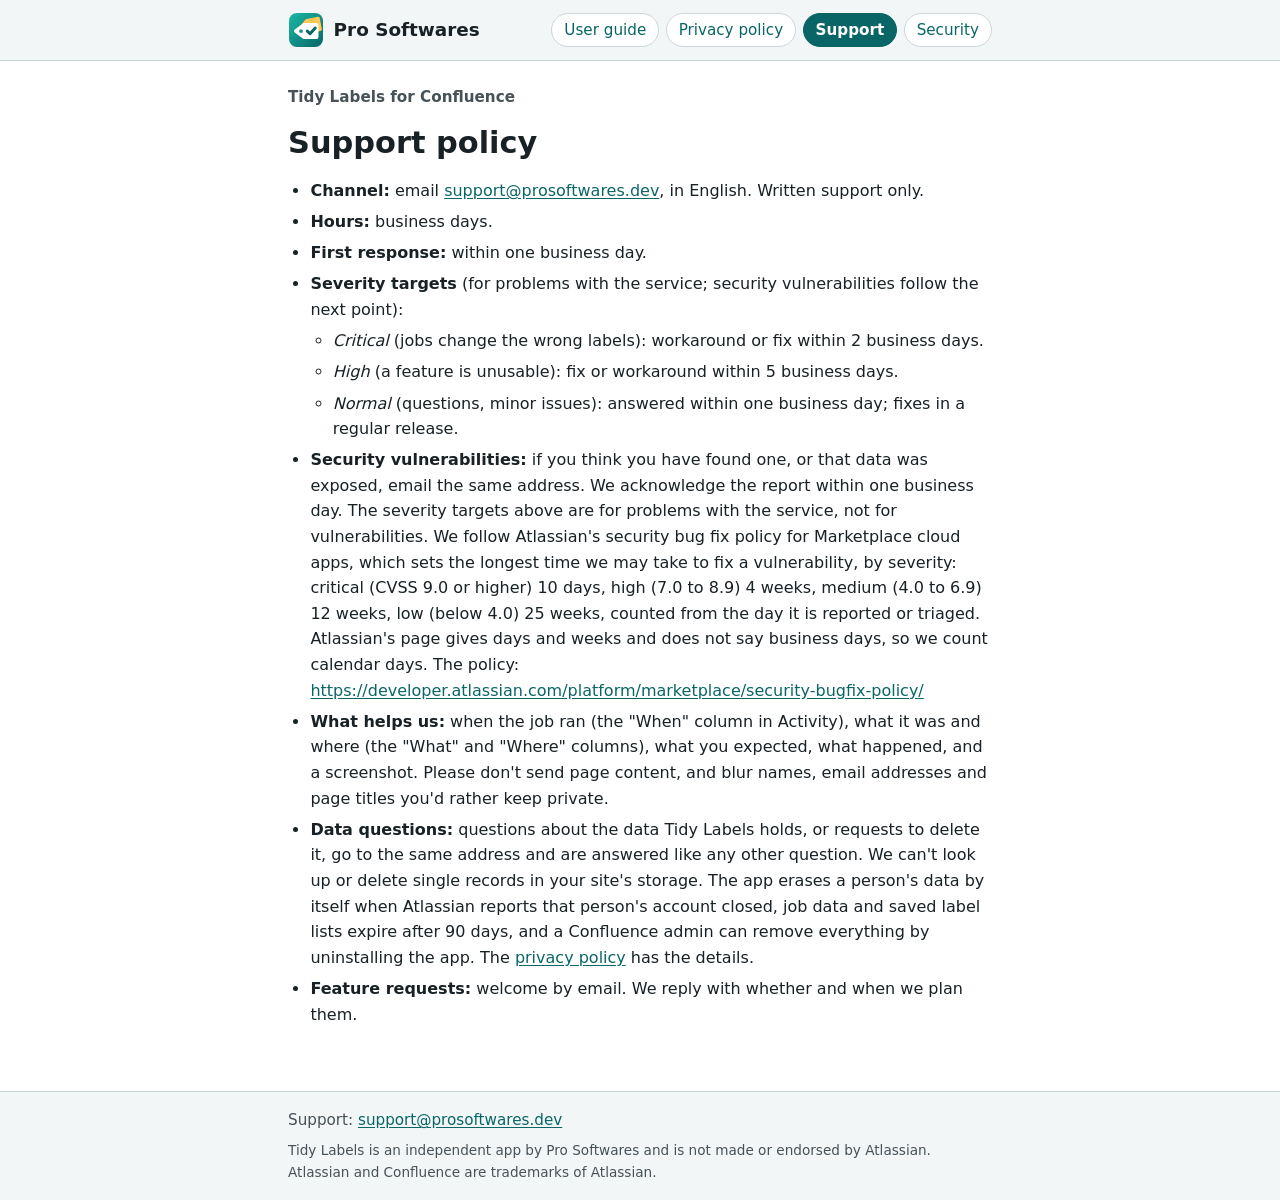
<file: tidy-labels/support/index.html>
<!doctype html>
<html lang="en">
<head>
<meta charset="utf-8">
<meta name="viewport" content="width=device-width, initial-scale=1">
<meta name="color-scheme" content="light dark">
<title>Tidy Labels support policy | Pro Softwares</title>
<meta name="description" content="How to get help with Tidy Labels for Confluence: contact, hours, response targets and how to report a security vulnerability.">
<link rel="canonical" href="https://support-pro-softwares.github.io/tidy-labels/support/">
<link rel="icon" href="/assets/app-logo.svg" type="image/svg+xml">
<link rel="stylesheet" href="/assets/site.css?v=ff2dee17">
</head>
<body>
<a class="skip" href="#content">Skip to content</a>
<header class="site-header">
<div class="wrap">
<a class="brand" href="/"><img src="/assets/app-logo.svg" alt="" width="36" height="36"><span>Pro Softwares</span></a>
<nav class="docnav" aria-label="Tidy Labels documents">
<ul>
<li><a href="/tidy-labels/user-guide/">User guide</a></li>
<li><a href="/tidy-labels/privacy-policy/">Privacy policy</a></li>
<li><a href="/tidy-labels/support/" aria-current="page">Support</a></li>
<li><a href="/tidy-labels/security/">Security</a></li>
</ul>
</nav>
</div>
</header>
<main id="content" class="wrap">
<article class="doc">
<p class="eyebrow">Tidy Labels for Confluence</p>
<h1 id="support-policy">Support policy</h1>
<ul>
<li>
<strong>Channel:</strong> email <a href="mailto:support@prosoftwares.dev">support@prosoftwares.dev</a>, in English. Written support only.</li>
<li>
<strong>Hours:</strong> business days.</li>
<li>
<strong>First response:</strong> within one business day.</li>
<li>
<strong>Severity targets</strong> (for problems with the service; security vulnerabilities follow the next point):
<ul>
<li>
<em>Critical</em> (jobs change the wrong labels): workaround or fix within 2 business days.</li>
<li>
<em>High</em> (a feature is unusable): fix or workaround within 5 business days.</li>
<li>
<em>Normal</em> (questions, minor issues): answered within one business day; fixes in a regular release.</li>
</ul>
</li>
<li>
<strong>Security vulnerabilities:</strong> if you think you have found one, or that data was exposed, email the same
address. We acknowledge the report within one business day. The severity targets above are for problems with
the service, not for vulnerabilities. We follow Atlassian's security bug fix policy for Marketplace cloud
apps, which sets the longest time we may take to fix a vulnerability, by severity: critical (CVSS 9.0 or
higher) 10 days, high (7.0 to 8.9) 4 weeks, medium (4.0 to 6.9) 12 weeks, low (below 4.0) 25 weeks, counted
from the day it is reported or triaged. Atlassian's page gives days and weeks and does not say business days,
so we count calendar days. The policy: <a href="https://developer.atlassian.com/platform/marketplace/security-bugfix-policy/" rel="nofollow">https://developer.atlassian.com/platform/marketplace/security-bugfix-policy/</a>
</li>
<li>
<strong>What helps us:</strong> when the job ran (the "When" column in Activity), what it was and where (the
"What" and "Where" columns), what you expected, what happened, and a screenshot. Please don't send
page content, and blur names, email addresses and page titles you'd rather keep private.</li>
<li>
<strong>Data questions:</strong> questions about the data Tidy Labels holds, or requests to delete it, go to the
same address and are answered like any other question. We can't look up or delete single records in
your site's storage. The app erases a person's data by itself when Atlassian reports that person's
account closed, job data and saved label lists expire after 90 days, and a Confluence admin can
remove everything by uninstalling the app. The <a href="/tidy-labels/privacy-policy/">privacy policy</a> has the details.</li>
<li>
<strong>Feature requests:</strong> welcome by email. We reply with whether and when we plan them.</li>
</ul>
</article>
</main>
<footer class="site-footer">
<div class="wrap">
<p>Support: <a href="mailto:support@prosoftwares.dev">support@prosoftwares.dev</a></p>
<p class="legal">Tidy Labels is an independent app by Pro Softwares and is not made or endorsed by Atlassian. Atlassian and Confluence are trademarks of Atlassian.</p>
</div>
</footer>
</body>
</html>
</file>
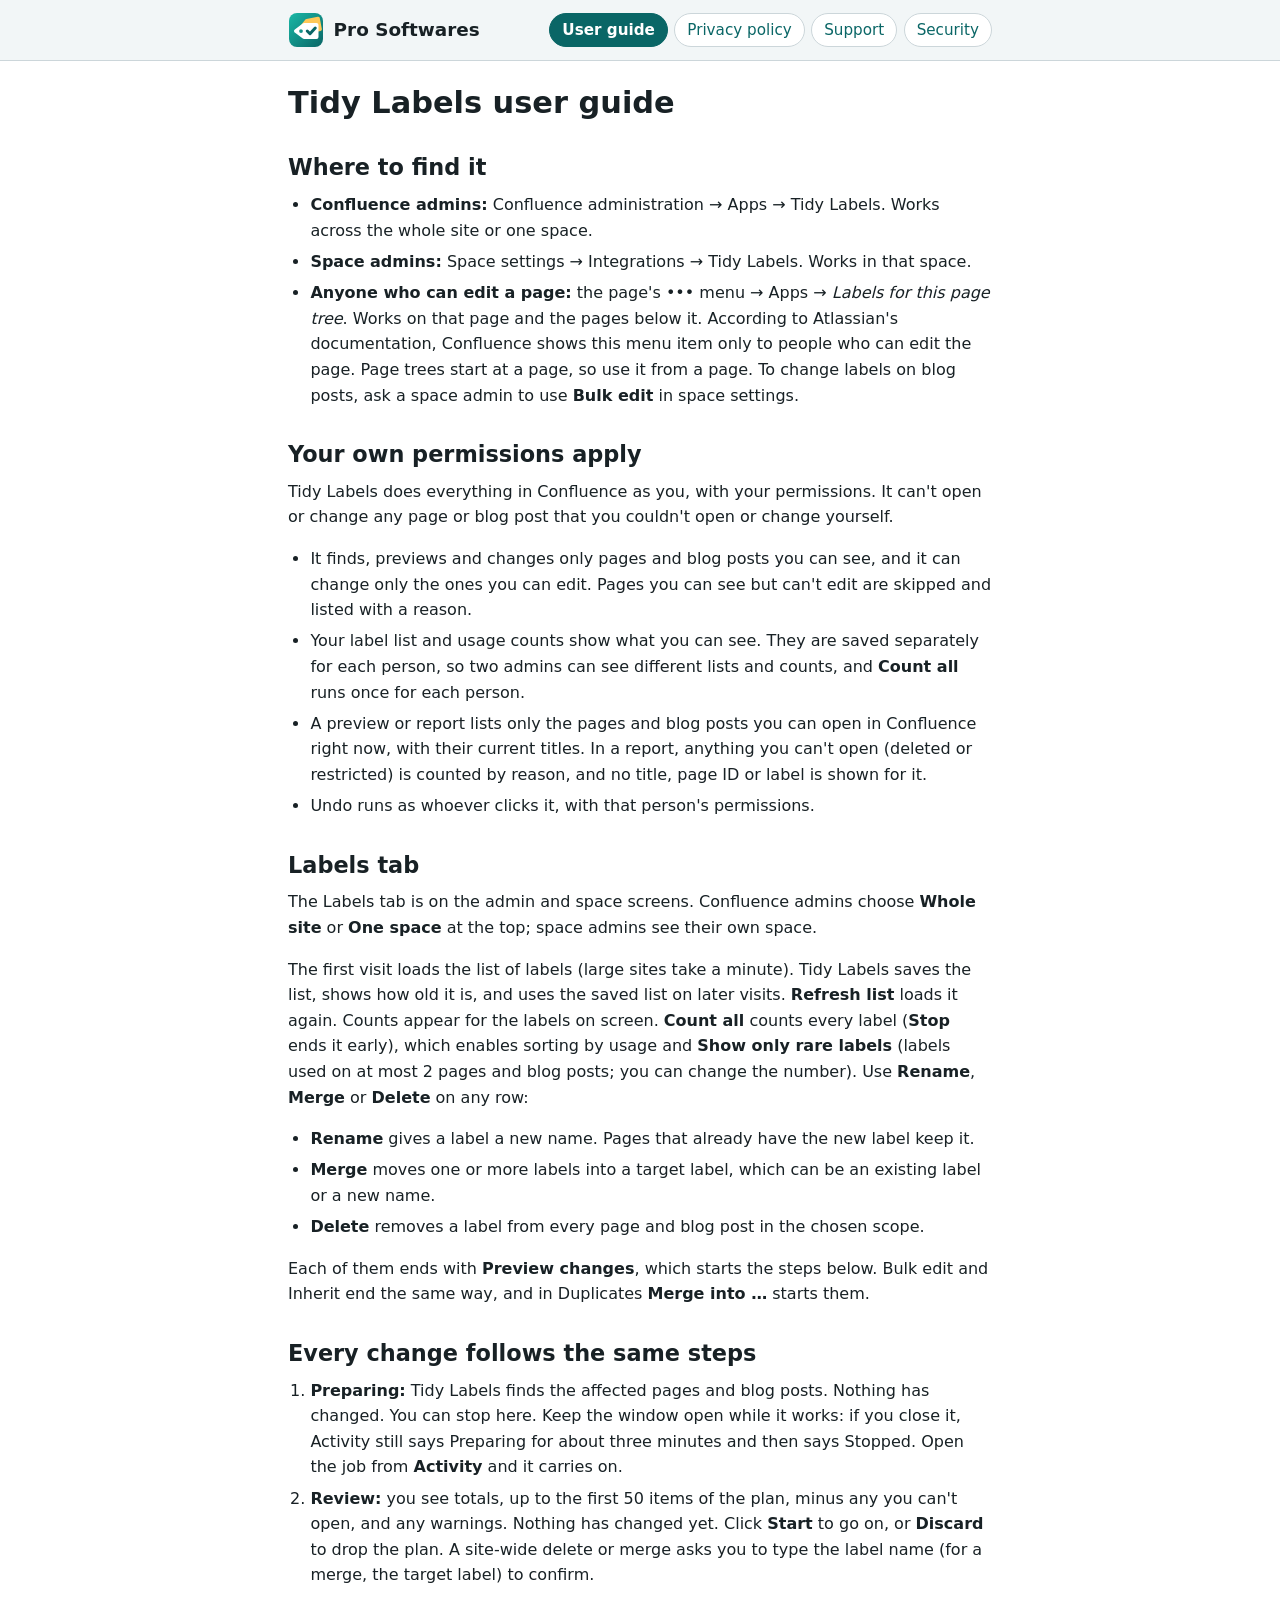
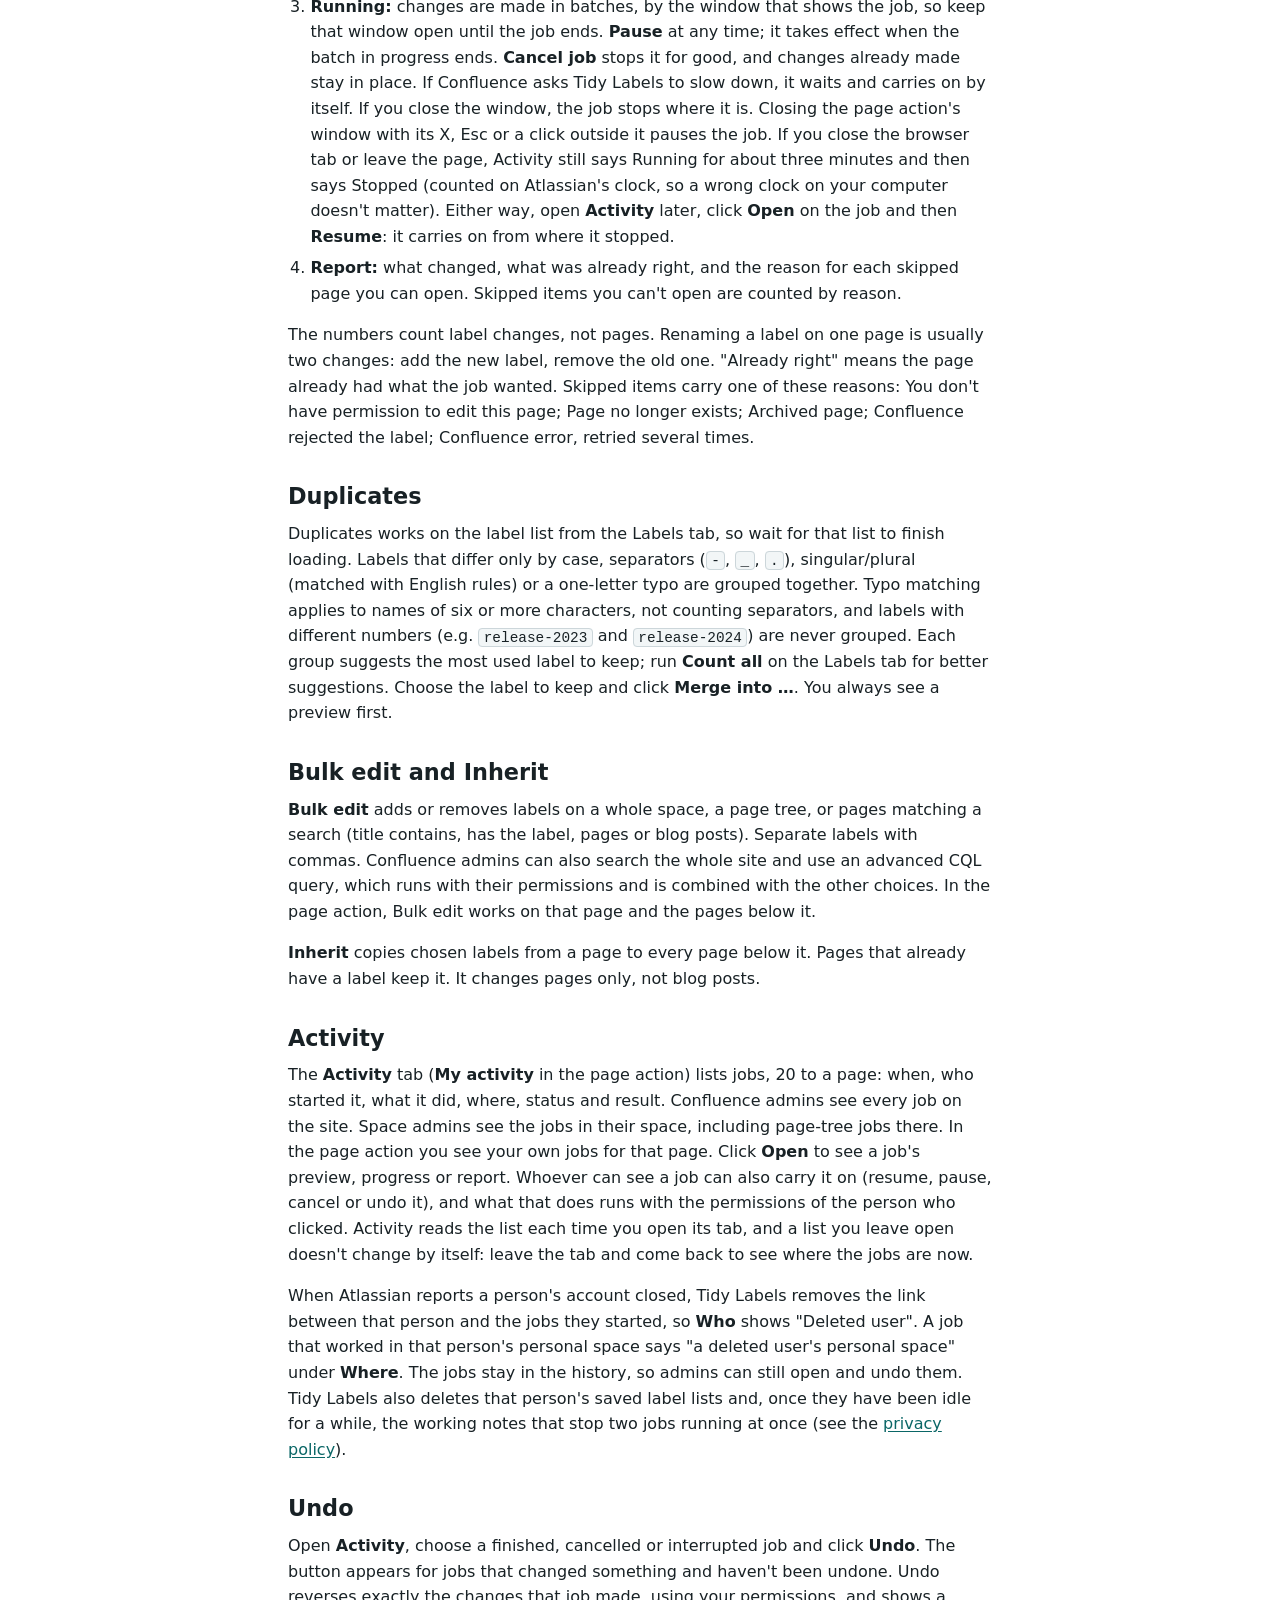
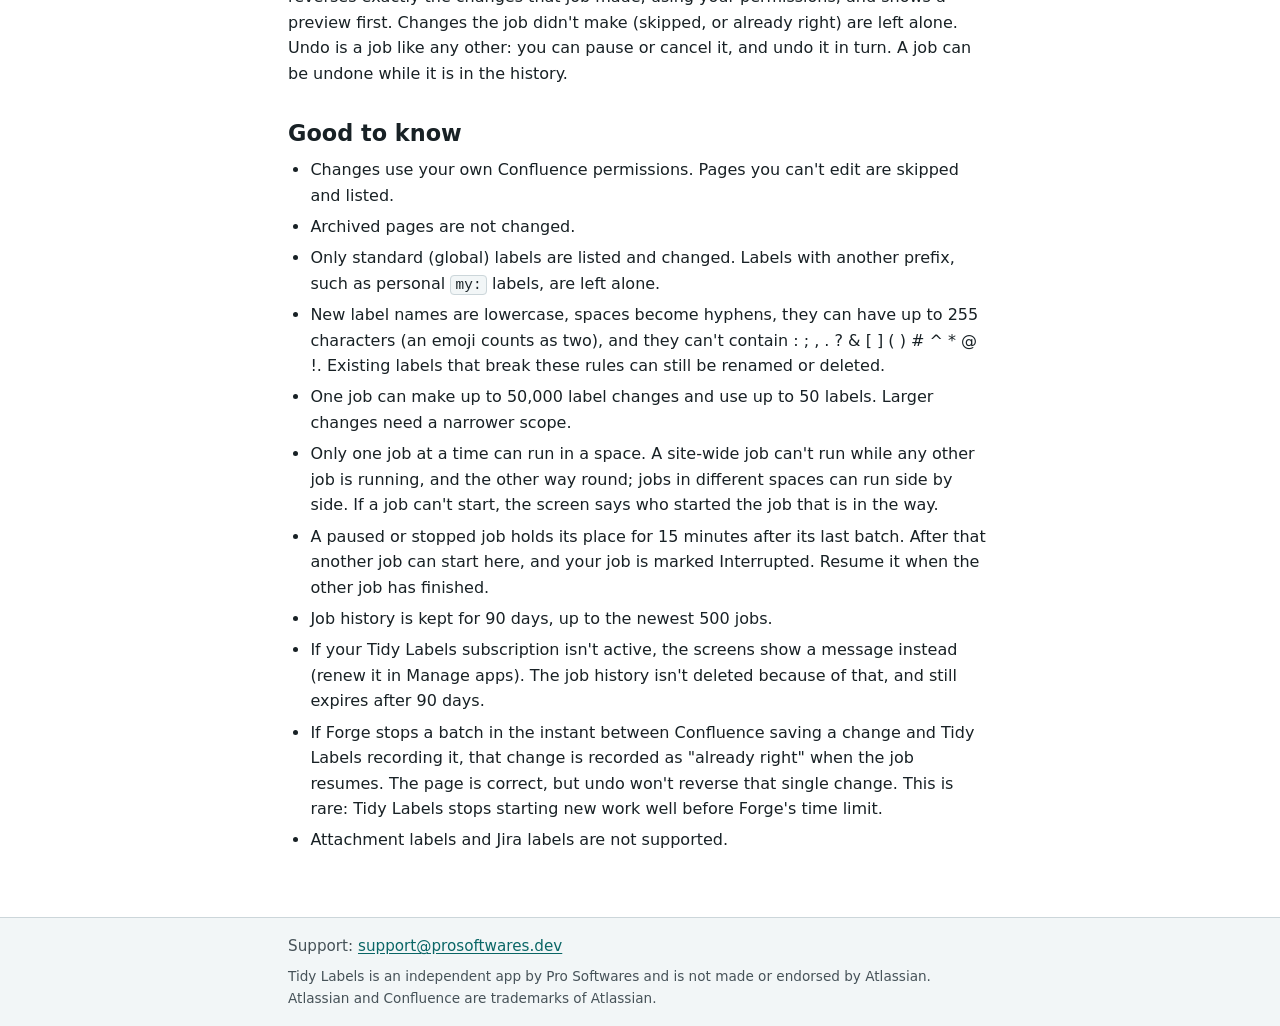
<file: tidy-labels/user-guide/index.html>
<!doctype html>
<html lang="en">
<head>
<meta charset="utf-8">
<meta name="viewport" content="width=device-width, initial-scale=1">
<meta name="color-scheme" content="light dark">
<title>Tidy Labels user guide | Pro Softwares</title>
<meta name="description" content="How to use Tidy Labels for Confluence: where to find it, the steps every change follows, duplicates, bulk edit, activity and undo.">
<link rel="canonical" href="https://support-pro-softwares.github.io/tidy-labels/user-guide/">
<link rel="icon" href="/assets/app-logo.svg" type="image/svg+xml">
<link rel="stylesheet" href="/assets/site.css?v=ff2dee17">
</head>
<body>
<a class="skip" href="#content">Skip to content</a>
<header class="site-header">
<div class="wrap">
<a class="brand" href="/"><img src="/assets/app-logo.svg" alt="" width="36" height="36"><span>Pro Softwares</span></a>
<nav class="docnav" aria-label="Tidy Labels documents">
<ul>
<li><a href="/tidy-labels/user-guide/" aria-current="page">User guide</a></li>
<li><a href="/tidy-labels/privacy-policy/">Privacy policy</a></li>
<li><a href="/tidy-labels/support/">Support</a></li>
<li><a href="/tidy-labels/security/">Security</a></li>
</ul>
</nav>
</div>
</header>
<main id="content" class="wrap">
<article class="doc">
<h1 id="tidy-labels-user-guide">Tidy Labels user guide</h1>
<h2 id="where-to-find-it">Where to find it</h2>
<ul>
<li>
<strong>Confluence admins:</strong> Confluence administration → Apps → Tidy Labels. Works across the whole site
or one space.</li>
<li>
<strong>Space admins:</strong> Space settings → Integrations → Tidy Labels. Works in that space.</li>
<li>
<strong>Anyone who can edit a page:</strong> the page's ••• menu → Apps → <em>Labels for this page tree</em>. Works on
that page and the pages below it. According to Atlassian's documentation, Confluence shows this
menu item only to people who can edit the page. Page trees start at a page, so use it from a page.
To change labels on blog posts, ask a space admin to use <strong>Bulk edit</strong> in space settings.</li>
</ul>
<h2 id="your-own-permissions-apply">Your own permissions apply</h2>
<p>Tidy Labels does everything in Confluence as you, with your permissions. It can't open or change any
page or blog post that you couldn't open or change yourself.</p>
<ul>
<li>It finds, previews and changes only pages and blog posts you can see, and it can change only the
ones you can edit. Pages you can see but can't edit are skipped and listed with a reason.</li>
<li>Your label list and usage counts show what you can see. They are saved separately for each person,
so two admins can see different lists and counts, and <strong>Count all</strong> runs once for each person.</li>
<li>A preview or report lists only the pages and blog posts you can open in Confluence right now, with
their current titles. In a report, anything you can't open (deleted or restricted) is counted by
reason, and no title, page ID or label is shown for it.</li>
<li>Undo runs as whoever clicks it, with that person's permissions.</li>
</ul>
<h2 id="labels-tab">Labels tab</h2>
<p>The Labels tab is on the admin and space screens. Confluence admins choose <strong>Whole site</strong> or <strong>One
space</strong> at the top; space admins see their own space.</p>
<p>The first visit loads the list of labels (large sites take a minute). Tidy Labels saves the list,
shows how old it is, and uses the saved list on later visits. <strong>Refresh list</strong> loads it again.
Counts appear for the labels on screen. <strong>Count all</strong> counts every label (<strong>Stop</strong> ends it early),
which enables sorting by usage and <strong>Show only rare labels</strong> (labels used on at most 2 pages and
blog posts; you can change the number). Use <strong>Rename</strong>, <strong>Merge</strong> or <strong>Delete</strong> on any row:</p>
<ul>
<li>
<strong>Rename</strong> gives a label a new name. Pages that already have the new label keep it.</li>
<li>
<strong>Merge</strong> moves one or more labels into a target label, which can be an existing label or a new name.</li>
<li>
<strong>Delete</strong> removes a label from every page and blog post in the chosen scope.</li>
</ul>
<p>Each of them ends with <strong>Preview changes</strong>, which starts the steps below. Bulk edit and Inherit end
the same way, and in Duplicates <strong>Merge into …</strong> starts them.</p>
<h2 id="every-change-follows-the-same-steps">Every change follows the same steps</h2>
<ol>
<li>
<strong>Preparing:</strong> Tidy Labels finds the affected pages and blog posts. Nothing has changed. You can
stop here. Keep the window open while it works: if you close it, Activity still says Preparing for
about three minutes and then says Stopped. Open the job from <strong>Activity</strong> and it carries on.</li>
<li>
<strong>Review:</strong> you see totals, up to the first 50 items of the plan, minus any you can't open, and
any warnings. Nothing has changed yet. Click <strong>Start</strong> to go on, or <strong>Discard</strong> to drop the plan. A
site-wide delete or merge asks you to type the label name (for a merge, the target label) to
confirm.</li>
<li>
<strong>Running:</strong> changes are made in batches, by the window that shows the job, so keep that window
open until the job ends. <strong>Pause</strong> at any time; it takes effect when the batch in progress ends.
<strong>Cancel job</strong> stops it for good, and changes already made stay in place. If Confluence asks Tidy
Labels to slow down, it waits and carries on by itself. If you close the window, the job stops
where it is. Closing the page action's window with its X, Esc or a click outside it pauses the
job. If you close the browser tab or leave the page, Activity still says Running for about three
minutes and then says Stopped (counted on Atlassian's clock, so a wrong clock on your computer
doesn't matter). Either way, open <strong>Activity</strong> later, click <strong>Open</strong> on the job and then
<strong>Resume</strong>: it carries on from where it stopped.</li>
<li>
<strong>Report:</strong> what changed, what was already right, and the reason for each skipped page you can
open. Skipped items you can't open are counted by reason.</li>
</ol>
<p>The numbers count label changes, not pages. Renaming a label on one page is usually two changes: add
the new label, remove the old one. "Already right" means the page already had what the job wanted.
Skipped items carry one of these reasons: You don't have permission to edit this page; Page no
longer exists; Archived page; Confluence rejected the label; Confluence error, retried several times.</p>
<h2 id="duplicates">Duplicates</h2>
<p>Duplicates works on the label list from the Labels tab, so wait for that list to finish loading.
Labels that differ only by case, separators (<code>-</code>, <code>_</code>, <code>.</code>), singular/plural (matched with English
rules) or a one-letter typo are grouped together. Typo matching applies to names of six or more
characters, not counting separators, and labels with different numbers (e.g. <code>release-2023</code> and
<code>release-2024</code>) are never grouped. Each group suggests the most used label to keep; run <strong>Count all</strong>
on the Labels tab for better suggestions. Choose the label to keep and click <strong>Merge into …</strong>. You
always see a preview first.</p>
<h2 id="bulk-edit-and-inherit">Bulk edit and Inherit</h2>
<p><strong>Bulk edit</strong> adds or removes labels on a whole space, a page tree, or pages matching a search (title
contains, has the label, pages or blog posts). Separate labels with commas. Confluence admins can also
search the whole site and use an advanced CQL query, which runs with their permissions and is combined
with the other choices. In the page action, Bulk edit works on that page and the pages below it.</p>
<p><strong>Inherit</strong> copies chosen labels from a page to every page below it. Pages that already have a label
keep it. It changes pages only, not blog posts.</p>
<h2 id="activity">Activity</h2>
<p>The <strong>Activity</strong> tab (<strong>My activity</strong> in the page action) lists jobs, 20 to a page: when, who started
it, what it did, where, status and result. Confluence admins see every job on the site. Space admins
see the jobs in their space, including page-tree jobs there. In the page action you see your own jobs
for that page. Click <strong>Open</strong> to see a job's preview, progress or report. Whoever can see a job can
also carry it on (resume, pause, cancel or undo it), and what that does runs with the permissions of
the person who clicked. Activity reads the list each time you open its tab, and a list you leave open
doesn't change by itself: leave the tab and come back to see where the jobs are now.</p>
<p>When Atlassian reports a person's account closed, Tidy Labels removes the link between that person and
the jobs they started, so <strong>Who</strong> shows "Deleted user". A job that worked in that person's personal
space says "a deleted user's personal space" under <strong>Where</strong>. The jobs stay in the history, so admins
can still open and undo them. Tidy Labels also deletes that person's saved label lists and, once
they have been idle for a while, the working notes that stop two jobs running at once (see the <a href="/tidy-labels/privacy-policy/">privacy
policy</a>).</p>
<h2 id="undo">Undo</h2>
<p>Open <strong>Activity</strong>, choose a finished, cancelled or interrupted job and click <strong>Undo</strong>. The button
appears for jobs that changed something and haven't been undone. Undo reverses exactly the changes
that job made, using your permissions, and shows a preview first. Changes the job didn't make
(skipped, or already right) are left alone. Undo is a job like any other: you can pause or cancel it,
and undo it in turn. A job can be undone while it is in the history.</p>
<h2 id="good-to-know">Good to know</h2>
<ul>
<li>Changes use your own Confluence permissions. Pages you can't edit are skipped and listed.</li>
<li>Archived pages are not changed.</li>
<li>Only standard (global) labels are listed and changed. Labels with another prefix, such as personal
<code>my:</code> labels, are left alone.</li>
<li>New label names are lowercase, spaces become hyphens, they can have up to 255 characters (an emoji
counts as two), and they can't contain : ; , . ? &amp; [ ] ( ) # ^ * @ !. Existing labels that break
these rules can still be renamed or deleted.</li>
<li>One job can make up to 50,000 label changes and use up to 50 labels. Larger changes need a narrower
scope.</li>
<li>Only one job at a time can run in a space. A site-wide job can't run while any other job is running,
and the other way round; jobs in different spaces can run side by side. If a job can't start, the
screen says who started the job that is in the way.</li>
<li>A paused or stopped job holds its place for 15 minutes after its last batch. After that another job
can start here, and your job is marked Interrupted. Resume it when the other job has finished.</li>
<li>Job history is kept for 90 days, up to the newest 500 jobs.</li>
<li>If your Tidy Labels subscription isn't active, the screens show a message instead (renew it in
Manage apps). The job history isn't deleted because of that, and still expires after 90 days.</li>
<li>If Forge stops a batch in the instant between Confluence saving a change and Tidy Labels recording
it, that change is recorded as "already right" when the job resumes. The page is correct, but undo
won't reverse that single change. This is rare: Tidy Labels stops starting new work well before
Forge's time limit.</li>
<li>Attachment labels and Jira labels are not supported.</li>
</ul>
</article>
</main>
<footer class="site-footer">
<div class="wrap">
<p>Support: <a href="mailto:support@prosoftwares.dev">support@prosoftwares.dev</a></p>
<p class="legal">Tidy Labels is an independent app by Pro Softwares and is not made or endorsed by Atlassian. Atlassian and Confluence are trademarks of Atlassian.</p>
</div>
</footer>
</body>
</html>
</file>
<file: assets/site.css>
/* Pro Softwares public site. System fonts only. No external resources, no scripts. */

:root {
  color-scheme: light dark;
  --bg: #ffffff;
  --fg: #182125;
  --muted: #465258;
  --link: #0a6666;
  --link-hover: #053b3b;
  --border: #ccd6da;
  --surface: #f2f6f7;
  --accent: #0a6666;
  --on-accent: #ffffff;
  --focus: #1b5fd1;
}

@media (prefers-color-scheme: dark) {
  :root {
    --bg: #0d1315;
    --fg: #e3e9eb;
    --muted: #a5b2b7;
    --link: #62d8c8;
    --link-hover: #a3eee3;
    --border: #2a373b;
    --surface: #161f23;
    --accent: #62d8c8;
    --on-accent: #0d1315;
    --focus: #9bc0ff;
  }
}

*, *::before, *::after { box-sizing: border-box; }

html {
  -webkit-text-size-adjust: 100%;
  text-size-adjust: 100%;
}

body {
  margin: 0;
  min-height: 100vh;
  display: flex;
  flex-direction: column;
  background: var(--bg);
  color: var(--fg);
  font: 1rem/1.6 system-ui, -apple-system, "Segoe UI", Roboto, "Helvetica Neue", Arial, "Noto Sans", sans-serif;
  overflow-wrap: break-word;
}

.wrap {
  width: 100%;
  max-width: 46rem;
  margin-inline: auto;
  padding-inline: 1rem;
}
/* Pages with a wide table (the security statement) get a wider column; text keeps its measure. */
body.wide .wrap { max-width: 60rem; }

a {
  color: var(--link);
  text-underline-offset: 0.15em;
  overflow-wrap: anywhere;
}
a:hover { color: var(--link-hover); }

:focus-visible {
  outline: 3px solid var(--focus);
  outline-offset: 2px;
}

.skip {
  position: absolute;
  left: -999px;
  top: 0;
}
.skip:focus {
  left: 1rem;
  top: 1rem;
  z-index: 10;
  padding: 0.5rem 1rem;
  background: var(--bg);
  color: var(--fg);
  border: 2px solid var(--fg);
  border-radius: 0.375rem;
}

/* Header */
.site-header {
  border-bottom: 1px solid var(--border);
  background: var(--surface);
}
.site-header .wrap {
  display: flex;
  flex-wrap: wrap;
  align-items: center;
  justify-content: space-between;
  gap: 0.5rem 1.25rem;
  padding-block: 0.75rem;
}
.brand {
  display: inline-flex;
  align-items: center;
  gap: 0.6rem;
  color: var(--fg);
  font-size: 1.15rem;
  font-weight: 700;
  text-decoration: none;
}
.brand:hover { color: var(--link); }
.brand img { display: block; width: 36px; height: 36px; }

.docnav ul {
  display: flex;
  flex-wrap: wrap;
  gap: 0.4rem;
  margin: 0;
  padding: 0;
  list-style: none;
}
.docnav a {
  display: inline-block;
  padding: 0.25rem 0.75rem;
  border: 1px solid var(--border);
  border-radius: 999px;
  background: var(--bg);
  font-size: 0.95rem;
  text-decoration: none;
}
.docnav a:hover { text-decoration: underline; }
.docnav a[aria-current="page"] {
  background: var(--accent);
  border-color: var(--accent);
  color: var(--on-accent);
  font-weight: 600;
}

/* Main */
main {
  flex: 1 0 auto;
  padding-block: 1.5rem 3rem;
}

.eyebrow {
  margin: 0 0 0.25rem;
  color: var(--muted);
  font-size: 0.95rem;
  font-weight: 600;
}

.doc h1 {
  margin: 0 0 1rem;
  font-size: 1.9rem;
  line-height: 1.2;
  text-wrap: balance;
}
.doc h2 {
  margin: 2rem 0 0.6rem;
  font-size: 1.4rem;
  line-height: 1.3;
}
.doc h3 {
  margin: 1.5rem 0 0.5rem;
  font-size: 1.15rem;
  line-height: 1.3;
}
.doc p { margin: 0 0 1rem; }

/* Keep running text at a readable width; tables may use the full column. */
.doc > :where(p, ul, ol, h1, h2, h3, h4, blockquote) { max-width: 46rem; }

.doc ul, .doc ol { margin: 0 0 1rem; padding-left: 1.4rem; }
.doc li + li { margin-top: 0.35rem; }
.doc li > ul, .doc li > ol { margin-top: 0.35rem; margin-bottom: 0; }
.doc li > p { margin: 0.35rem 0; }

.doc code {
  padding: 0.05em 0.3em;
  border: 1px solid var(--border);
  border-radius: 4px;
  background: var(--surface);
  font: 0.9em ui-monospace, SFMono-Regular, Menlo, Consolas, "Liberation Mono", monospace;
  overflow-wrap: anywhere;
}
.doc pre {
  max-width: 100%;
  margin: 0 0 1rem;
  padding: 0.75rem 1rem;
  border: 1px solid var(--border);
  border-radius: 0.375rem;
  background: var(--surface);
  overflow-x: auto;
}
.doc pre code { padding: 0; border: 0; background: none; overflow-wrap: normal; }

.doc table {
  width: 100%;
  margin: 1rem 0 1.5rem;
  border-collapse: collapse;
  font-size: 0.95rem;
}
.doc th, .doc td {
  padding: 0.55rem 0.7rem;
  border: 1px solid var(--border);
  text-align: left;
  vertical-align: top;
}
.doc th { background: var(--surface); font-weight: 650; }

.doc img { max-width: 100%; height: auto; }

/* Home page */
.lede {
  margin: 0 0 1.5rem;
  font-size: 1.1rem;
  max-width: 46rem;
}
.product {
  display: flex;
  align-items: flex-start;
  gap: 1.25rem;
  margin-top: 1.5rem;
  padding: 1.25rem;
  border: 1px solid var(--border);
  border-radius: 0.75rem;
  background: var(--surface);
}
.product-logo { flex: none; width: 72px; height: 72px; }
.product-body { min-width: 0; }
.product h2 { margin: 0 0 0.5rem; font-size: 1.4rem; line-height: 1.3; }
.product p { margin: 0 0 1rem; max-width: 46rem; }

.doc .linklist {
  display: flex;
  flex-wrap: wrap;
  gap: 0.5rem;
  margin: 0;
  padding: 0;
  list-style: none;
}
.doc .linklist li, .doc .linklist li + li { margin: 0; }
.linklist a, .soon {
  display: inline-block;
  padding: 0.35rem 0.85rem;
  border-radius: 999px;
  font-size: 0.95rem;
}
.linklist a {
  border: 1px solid var(--link);
  background: var(--bg);
  text-decoration: none;
  font-weight: 600;
}
.linklist a:hover { text-decoration: underline; }
.soon {
  border: 1px dashed var(--muted);
  color: var(--muted);
}

/* Footer */
.site-footer {
  border-top: 1px solid var(--border);
  background: var(--surface);
  color: var(--muted);
  font-size: 0.95rem;
}
.site-footer .wrap { padding-block: 1rem; }
.site-footer p { margin: 0; }
.site-footer .legal { margin-top: 0.5rem; font-size: 0.85rem; }

/* Narrow screens */
@media (max-width: 40em) {
  .doc h1 { font-size: 1.6rem; }
  .doc h2 { font-size: 1.25rem; }

  /* Tables become one block per row, each cell labelled by its column name. */
  .doc table, .doc thead, .doc tbody, .doc tr, .doc th, .doc td { display: block; }
  .doc thead {
    position: absolute;
    width: 1px;
    height: 1px;
    overflow: hidden;
    clip: rect(0 0 0 0);
    clip-path: inset(50%);
    white-space: nowrap;
  }
  .doc tr {
    margin: 0 0 1rem;
    padding: 0.25rem 0.8rem;
    border: 1px solid var(--border);
    border-radius: 0.5rem;
    background: var(--surface);
  }
  .doc td { padding: 0.45rem 0; border: 0; }
  .doc td + td { border-top: 1px solid var(--border); }
  .doc td::before {
    content: attr(data-label);
    display: block;
    margin-bottom: 0.1rem;
    color: var(--muted);
    font-size: 0.85rem;
    font-weight: 650;
  }
}

@media (max-width: 30em) {
  .product { flex-direction: column; gap: 0.75rem; }
}

@media print {
  .site-header, .skip { display: none; }
  body { background: #fff; color: #000; }
  a { color: #000; }
}
</file>
